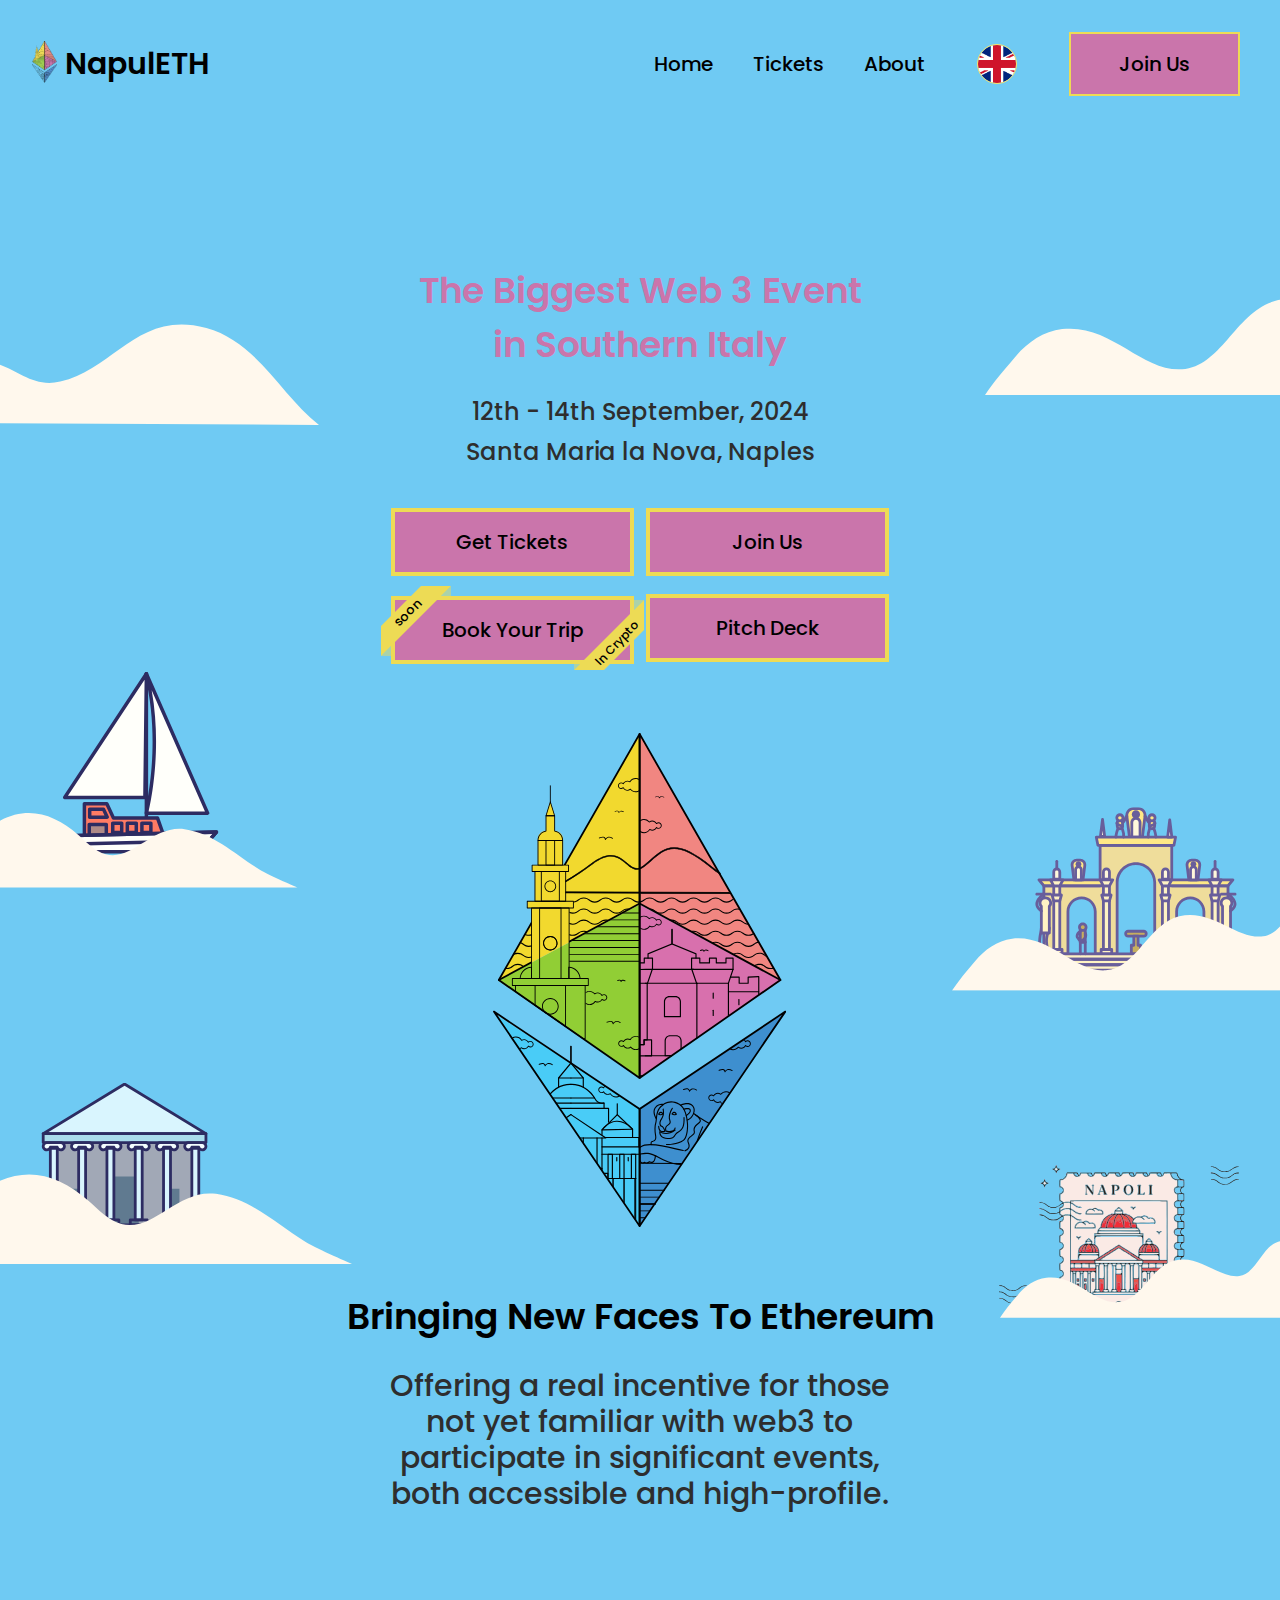
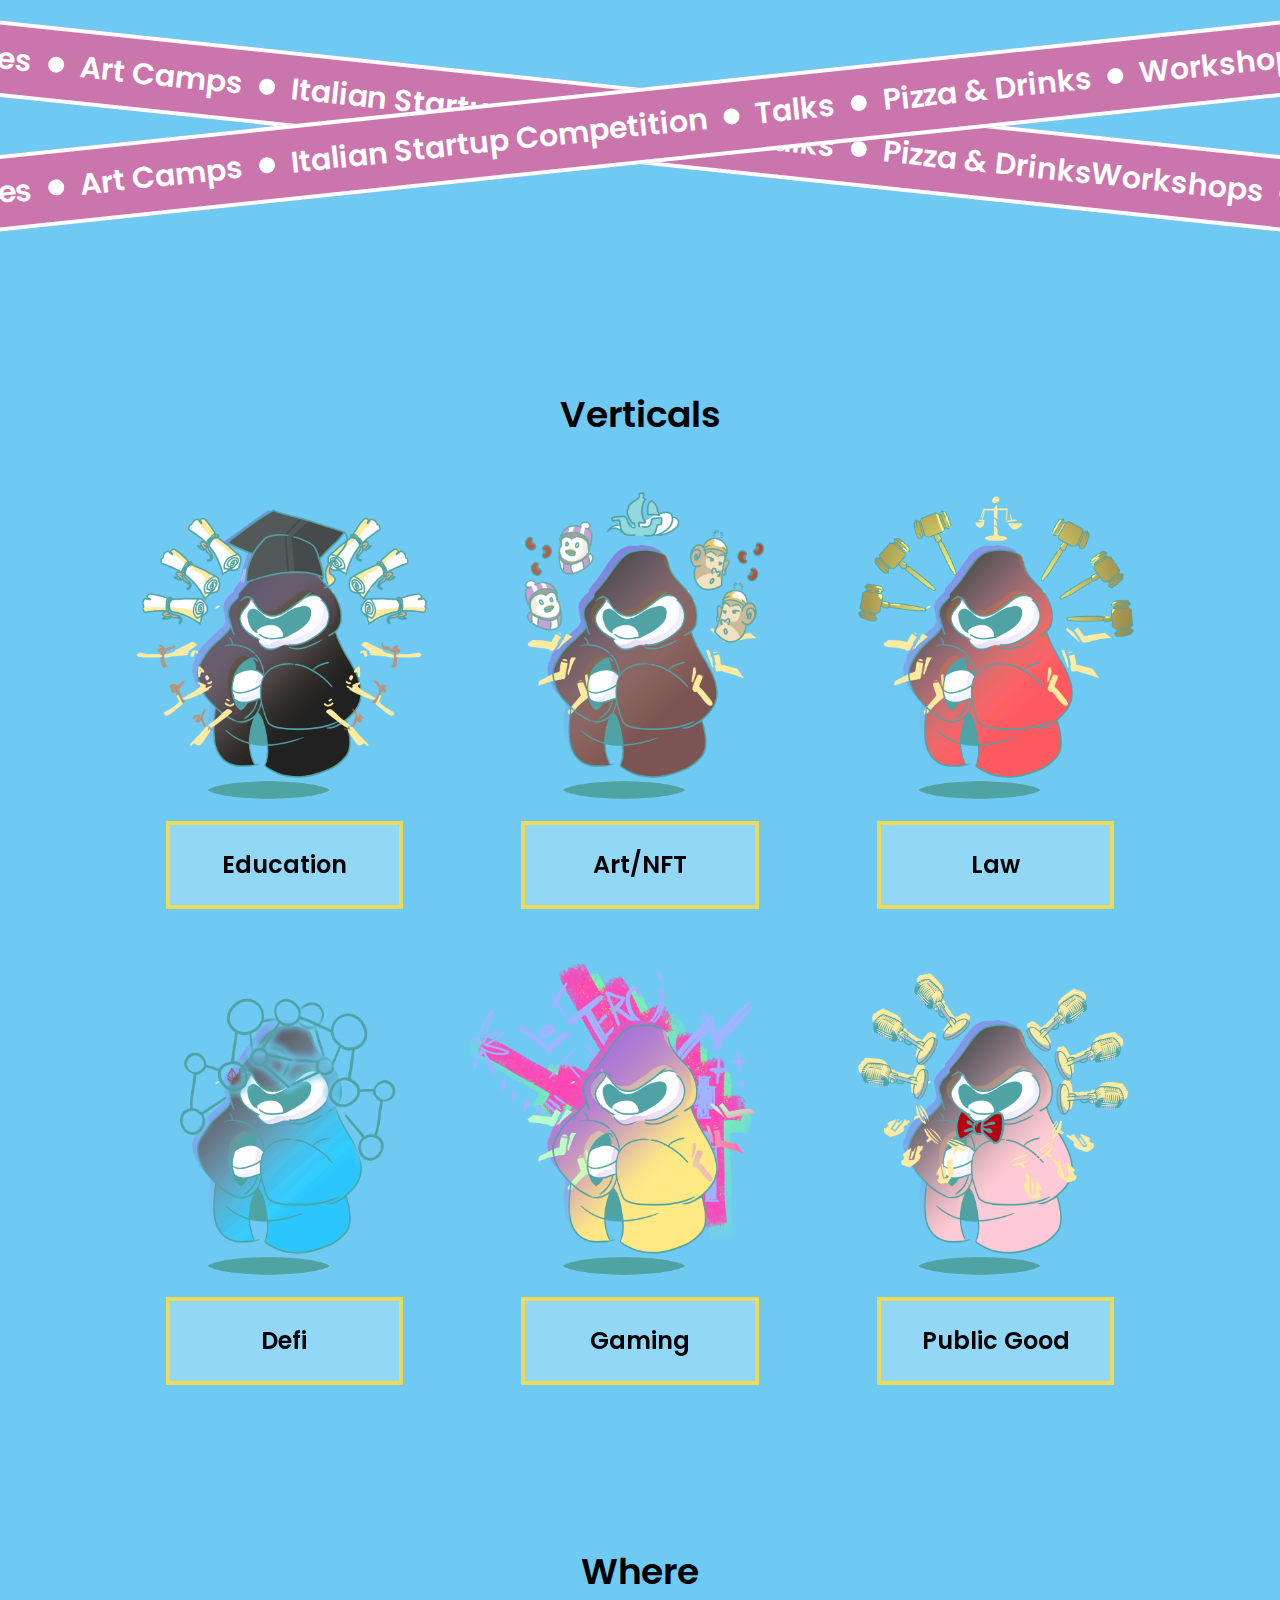
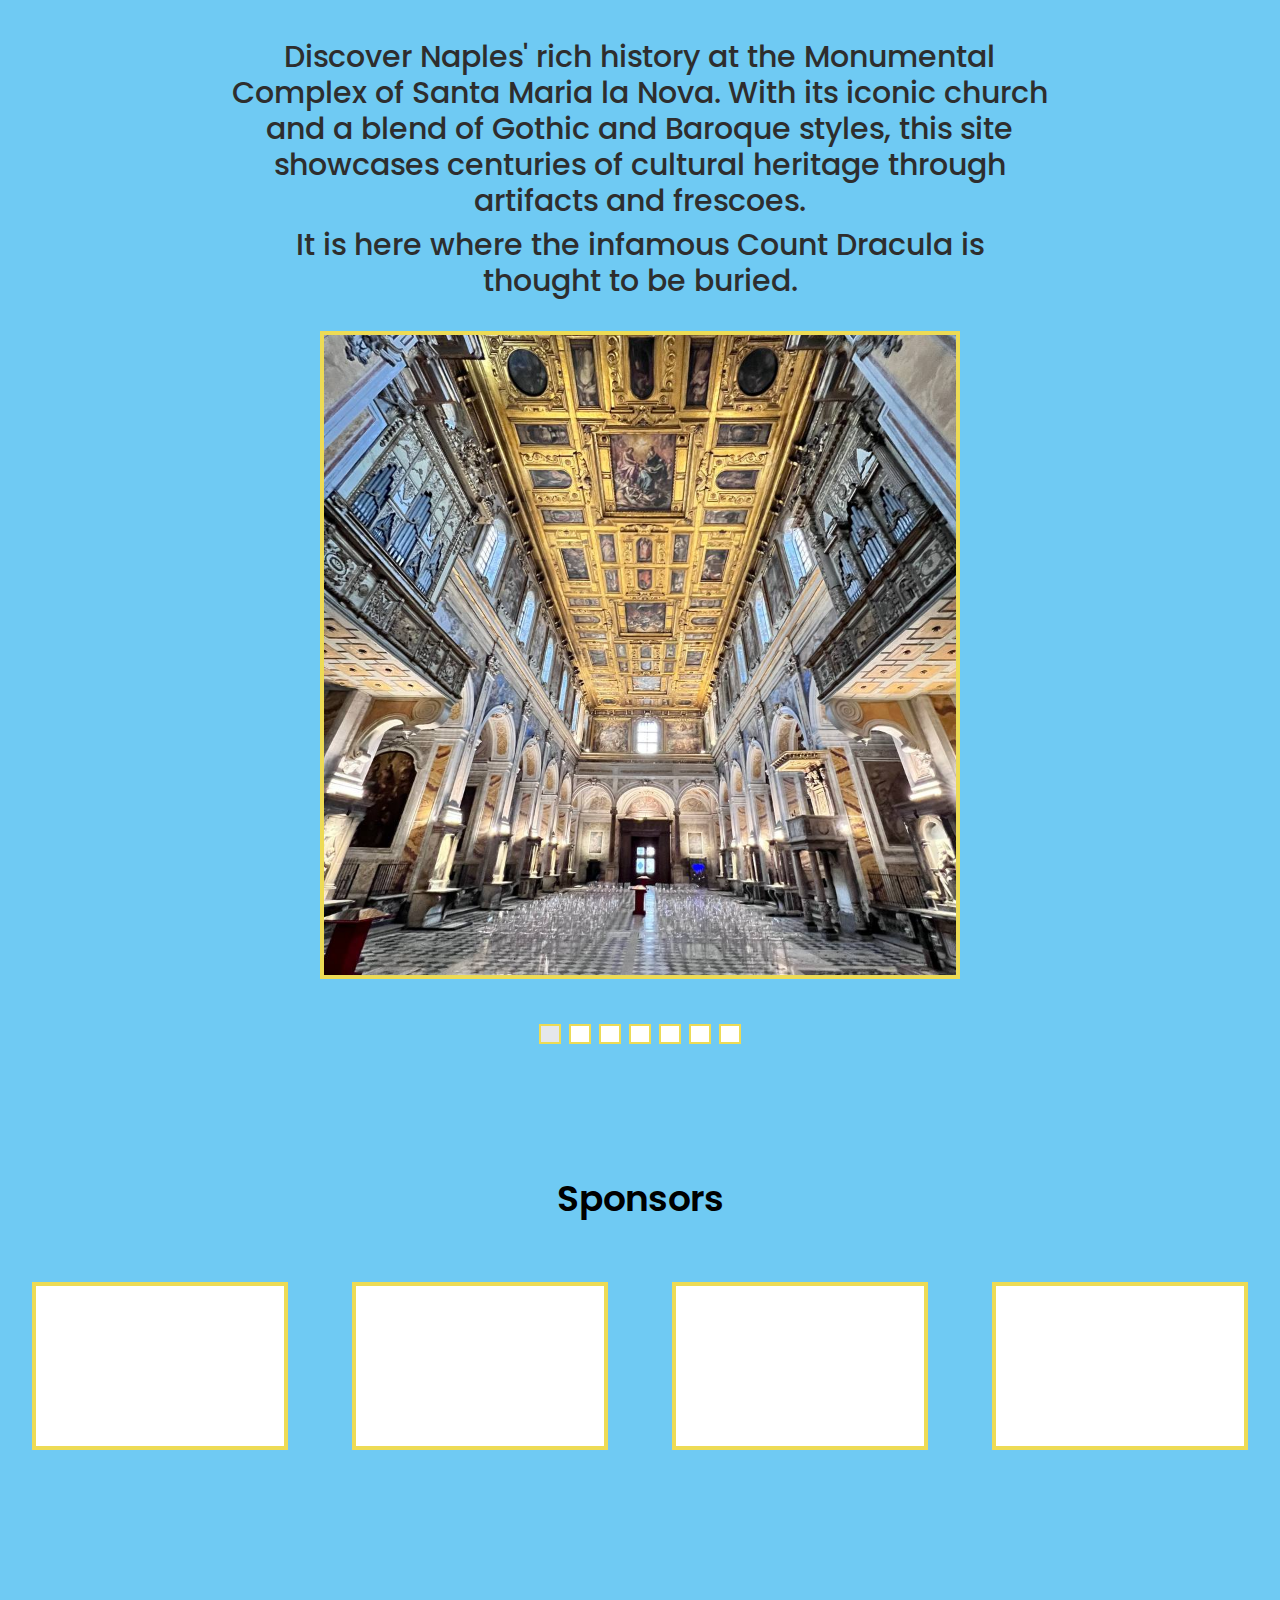
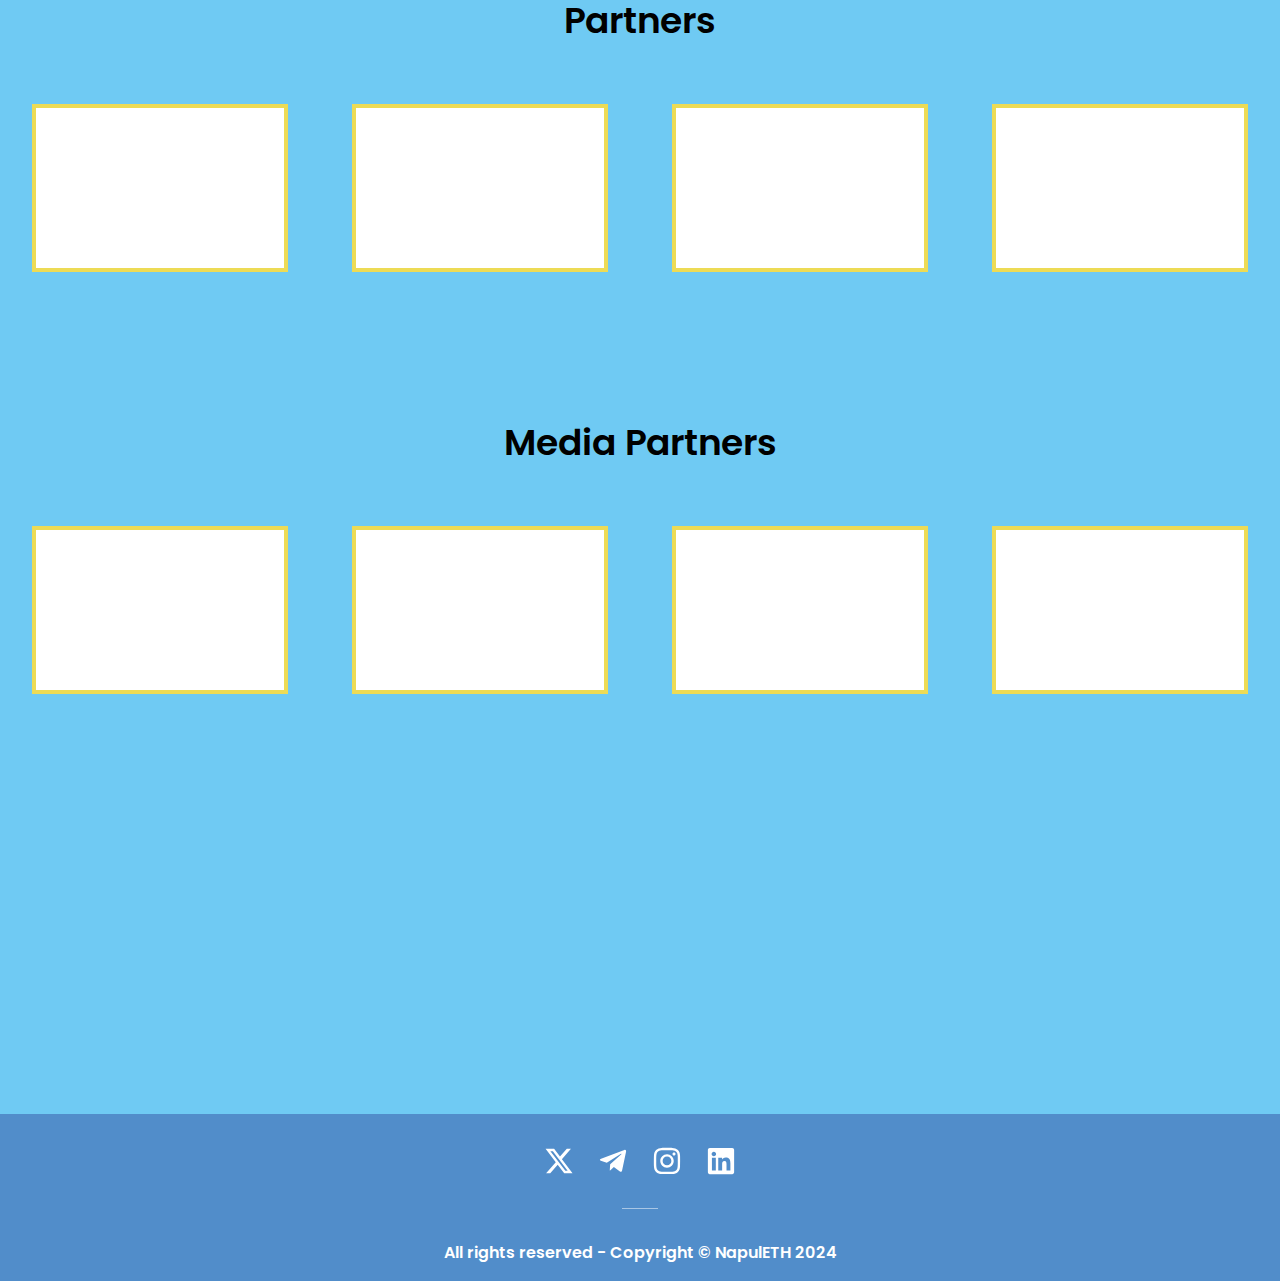
<file: index.html>
<!DOCTYPE html>
<html>

<head>
    <meta charSet="utf-8" />
    <meta name="viewport" content="width=device-width" />
    <title>NapulETH - The Biggest Web3 Event In Southern Italy</title>
    <meta name="description"
        content="Offering a real incentive for those not yet familiar with web3 to participate in significant events, both accessible and high-profile." />
    <link rel="icon" href="favicon.ico" />
    <meta name="next-head-count" content="5" />
    <link rel="manifest" href="manifest.json" />
    <link rel="apple-touch-icon" href="icon.png" />
    <meta name="theme-color" content="#fff" />
    <link data-next-font="" rel="preconnect" href="/" crossorigin="anonymous" />
    <link rel="preload" href="/_next/static/css/f19125ce04204ce9.css" as="style" crossorigin="" />
    <link rel="stylesheet" href="/_next/static/css/f19125ce04204ce9.css" crossorigin="" data-n-g="" />
    <link rel="preload" href="/_next/static/css/eb569f3063b37b29.css" as="style" crossorigin="" />
    <link rel="stylesheet" href="/_next/static/css/eb569f3063b37b29.css" crossorigin="" data-n-p="" /><noscript
        data-n-css=""></noscript>
    <script defer="" crossorigin="" nomodule="" src="/_next/static/chunks/polyfills-c67a75d1b6f99dc8.js"></script>
    <script src="/_next/static/chunks/webpack-9d3eccf4b349a300.js" defer="" crossorigin=""></script>
    <script src="/_next/static/chunks/framework-5e50c3b407964798.js" defer="" crossorigin=""></script>
    <script src="/_next/static/chunks/main-1e19789836f6e595.js" defer="" crossorigin=""></script>
    <script src="/_next/static/chunks/pages/_app-56c0aa57e2156c0f.js" defer="" crossorigin=""></script>
    <script src="/_next/static/chunks/41155975-e5b315bb3a55301f.js" defer="" crossorigin=""></script>
    <script src="/_next/static/chunks/cb355538-88eb447b5bd9f67c.js" defer="" crossorigin=""></script>
    <script src="/_next/static/chunks/68c0a17d-bbc90a42b3c8ca31.js" defer="" crossorigin=""></script>
    <script src="/_next/static/chunks/777cf710-3482ea4444d015bb.js" defer="" crossorigin=""></script>
    <script src="/_next/static/chunks/573-97e5f24f846d8ad1.js" defer="" crossorigin=""></script>
    <script src="/_next/static/chunks/654-78435aadbd82a696.js" defer="" crossorigin=""></script>
    <script src="/_next/static/chunks/982-2d1aeb6247fa7d00.js" defer="" crossorigin=""></script>
    <script src="/_next/static/chunks/pages/index-a493078791c5a97c.js" defer="" crossorigin=""></script>
    <script src="/_next/static/wxRsteq88AuVPQEI0FNWq/_buildManifest.js" defer="" crossorigin=""></script>
    <script src="/_next/static/wxRsteq88AuVPQEI0FNWq/_ssgManifest.js" defer="" crossorigin=""></script>
</head>

<body>
    <div id="__next">
        <main class="flex min-h-screen flex-col items-start justify-start">
            <nav
                class="w-full h-fit fixed bg-[#6FCAF3] lg:bg-transparent z-[99] lg:bg-none lg:relative top-0 flex flex-row items-center justify-between px-4 lg:pl-8 lg:pr-0 landscape:py-2 pt-6 pb-6 lg:pb-0 lg:pt-10 lg:landscape:pt-8">
                <a class=" relative z-50 p-0 w-fit h-fit" href="/">
                    <div class="w-fit h-fit flex flex-row items-center justify-start gap-2"><img alt="logo"
                            loading="lazy" width="2223" height="3805" decoding="async" data-nimg="1"
                            class=" w-[8%] landscape:w-[4%] lg:w-[4%] lg:-mt-1" style="color:transparent"
                            src="/_next/static/media/Napul_ETH_logo.c4412f5f.webp" />
                        <h5 class=" text-black SemiBold text-3xl">NapulETH</h5>
                    </div>
                </a>
                <div class="w-fit h-fit flex flex-row items-center justify-end lg:gap-10">
                    <div class="w-fit h-fit hidden lg:flex flex-row items-center justify-end gap-10"><a
                            class=" relative z-50 p-0 w-fit h-fit" href="/">
                            <h5 class=" text-black text-xl whitespace-nowrap Medium">Home</h5>
                        </a><a class=" relative z-50 p-0 w-fit h-fit" href="/tickets">
                            <h5 class=" text-black text-xl whitespace-nowrap Medium">Tickets</h5>
                        </a><a class=" relative z-50 p-0 w-fit h-fit" href="/about">
                            <h5 class=" text-black text-xl whitespace-nowrap Medium">About</h5>
                        </a></div><button aria-haspopup="true" aria-expanded="false" type="button"
                        class="szh-menu-button">
                        <div class=" flex mx-3 flex-row h-8 lg:h-10 bg-center bg-cover bg-no-repeat aspect-square items-center justify-center gap-2 rounded-full border border-[#F7E16B] "
                            style="background-image:url(&#x27;/_next/static/media/english.22e4e84a.png&#x27;)"></div>
                    </button><a class=" hidden lg:block relative z-50 p-0 w-fit h-fit" href="/join">
                        <div
                            class="w-fit h-fit flex flex-row items-center justify-center py-4 px-12 bg-[#CA75AB] border-2 border-[#eddb55]">
                            <h5 class=" text-black Medium text-xl whitespace-nowrap">Join Us</h5>
                        </div>
                    </a>
                    <div class="block lg:hidden w-10 aspect-square bg-contain bg-center bg-no-repeat relative z-50"
                        style="background-image:url(&#x27;/_next/static/media/menu.f21be1dd.svg&#x27;)"></div>
                    <div>
                        <div class="bm-overlay"
                            style="position:fixed;z-index:1000;width:100%;height:100%;background:rgba(0, 0, 0, 0.3);opacity:0;-moz-transform:translate3d(100%, 0, 0);-ms-transform:translate3d(100%, 0, 0);-o-transform:translate3d(100%, 0, 0);-webkit-transform:translate3d(100%, 0, 0);transform:translate3d(100%, 0, 0);transition:opacity 0.3s, transform 0s 0.3s">
                        </div>
                        <div>
                            <div class="bm-burger-button" style="z-index:1000"><button type="button"
                                    id="react-burger-menu-btn"
                                    style="position:absolute;left:0;top:0;z-index:1;width:100%;height:100%;margin:0;padding:0;border:none;font-size:0;background:transparent;cursor:pointer">Open
                                    Menu</button><span><span class="bm-burger-bars"
                                        style="position:absolute;height:20%;left:0;right:0;top:0%;opacity:1"></span><span
                                        class="bm-burger-bars"
                                        style="position:absolute;height:20%;left:0;right:0;top:40%;opacity:1"></span><span
                                        class="bm-burger-bars"
                                        style="position:absolute;height:20%;left:0;right:0;top:80%;opacity:1"></span></span>
                            </div>
                        </div>
                        <div id="burgerMenu" class="bm-menu-wrap bg-white w-fit h-fit"
                            style="position:fixed;right:inherit;z-index:1100;width:300px;height:100%;-moz-transform:translate3d(0, -100%, 0);-ms-transform:translate3d(0, -100%, 0);-o-transform:translate3d(0, -100%, 0);-webkit-transform:translate3d(0, -100%, 0);transform:translate3d(0, -100%, 0);transition:all 0.5s ease-in-out"
                            aria-hidden="true">
                            <div class="bm-menu" style="height:100%;box-sizing:border-box;overflow:auto">
                                <nav class="bm-item-list" style="height:100%">
                                    <div class="bm-item w-full h-full flex flex-col items-center justify-center gap-10"
                                        style="display:block" tabindex="-1">
                                        <div class="py-6 w-full px-4 flex flex-row items-center justify-end"><svg
                                                stroke="currentColor" fill="currentColor" stroke-width="0"
                                                viewBox="0 0 512 512" color="#000000" style="color:#000000" height="35"
                                                width="35" xmlns="http://www.w3.org/2000/svg">
                                                <path
                                                    d="M400 145.49 366.51 112 256 222.51 145.49 112 112 145.49 222.51 256 112 366.51 145.49 400 256 289.49 366.51 400 400 366.51 289.49 256 400 145.49z">
                                                </path>
                                            </svg></div>
                                        <div class="w-fit h-fit flex flex-col items-center justify-center gap-8 mt-20">
                                            <a class=" relative z-50 p-0 w-fit h-fit" href="/">
                                                <h5 class=" text-black text-3xl Medium text-center">Home</h5>
                                            </a><a class=" relative z-50 p-0 w-fit h-fit" href="/tickets">
                                                <h5 class="text-center text-black text-3xl Medium">Tickets</h5>
                                            </a><a class=" relative z-50 p-0 w-fit h-fit" href="/about">
                                                <h5 class=" text-black text-3xl Medium text-center">About</h5>
                                            </a><a class=" relative z-50 p-0 w-fit h-fit" href="/join">
                                                <h5 class=" text-black text-3xl text-center Medium">Join us</h5>
                                            </a></div>
                                    </div>
                                </nav>
                            </div>
                            <div>
                                <div class="bm-cross-button"
                                    style="position:absolute;width:24px;height:24px;right:8px;top:8px"><button
                                        type="button" id="react-burger-cross-btn"
                                        style="position:absolute;left:0;top:0;z-index:1;width:100%;height:100%;margin:0;padding:0;border:none;font-size:0;background:transparent;cursor:pointer"
                                        tabindex="-1">Close Menu</button><span
                                        style="position:absolute;top:6px;right:14px"><span class="bm-cross"
                                            style="position:absolute;width:3px;height:14px;transform:rotate(45deg)"></span><span
                                            class="bm-cross"
                                            style="position:absolute;width:3px;height:14px;transform:rotate(-45deg)"></span></span>
                                </div>
                            </div>
                        </div>
                    </div>
                </div>
            </nav>
            <section class="w-full relative z-10 h-fit flex flex-col items-center justify-start pt-32 lg:pt-40"><img
                    alt="cloud" loading="lazy" width="415" height="101" decoding="async" data-nimg="1"
                    class=" cloud hidden lg:block absolute -left-24 top-[12%]" style="color:transparent"
                    src="/_next/static/media/cloud1.92946483.svg" /><img alt="cloud" loading="lazy" width="359"
                    height="131" decoding="async" data-nimg="1" class=" cloud hidden lg:block absolute -right-16 top-40"
                    style="color:transparent" src="/_next/static/media/cloud2.7bbb4c14.svg" /><img alt="cloud"
                    loading="lazy" width="500" height="360" decoding="async" data-nimg="1"
                    class=" boat hidden lg:block absolute -left-[8%] top-[27%] scale-[.4] " style="color:transparent"
                    src="/_next/static/media/boatonCloud1.0908714f.svg" /><img alt="cloud" loading="lazy" width="650"
                    height="306" decoding="async" data-nimg="1"
                    class=" castle hidden lg:block absolute -right-[15%] top-[35%] scale-[.3] "
                    style="color:transparent" src="/_next/static/media/castleonCloud.6a0b33a7.svg" /><img alt="cloud"
                    loading="lazy" width="600" height="303" decoding="async" data-nimg="1"
                    class=" boat hidden lg:block absolute -left-[10%] top-[50%] scale-[.2] " style="color:transparent"
                    src="/_next/static/media/templeOnCloud.ce1e50c4.svg" /><img alt="cloud" loading="lazy" width="479"
                    height="255" decoding="async" data-nimg="1"
                    class=" castle hidden lg:block absolute -right-[8%] top-[55%] scale-[.4] " style="color:transparent"
                    src="/_next/static/media/stampOnCloud.e98ef5b0.svg" />
                <h5
                    class="hidden lg:block text-[#ca75ab] text-4xl lg:text-4xl SemiBold lg:leading-normal text-center relative z-50">
                    The Biggest Web 3 Event<br />in Southern Italy</h5>
                <h5
                    class="block lg:hidden text-[#ca75ab] text-3xl w-11/12 lg:text-4xl SemiBold leading-normal lg:leading-normal text-center relative z-50 mt-4">
                    The Biggest Web3 Event in Southern Italy</h5>
                <p
                    class=" text-[#2E2E2E] Medium lg:mt-6 text-center lg:text-left text-2xl lg:text-2xl mt-6 relative z-50">
                    12th - 14th September, 2024</p>
                <p class=" text-[#2E2E2E] Medium text-center lg:text-left text-2xl lg:text-2xl mt-2 relative z-50s">
                    Santa Maria la Nova, Naples</p>
                <div
                    class="w-fit h-fit flex flex-col xl:flex-row items-center justify-center gap-4 lg:gap-3 mt-6 lg:mt-10">
                    <a class=" relative z-50 p-0 w-fit h-fit" href="/tickets">
                        <div
                            class="min-w-[85vw] md:min-w-[50vw] xl:min-w-[15vw] xl:w-[19vw] h-fit flex flex-row items-center justify-center gap-2 py-4 px-12 bg-[#CA75AB] border-4 border-[#eddb55] ">
                            <h5 class=" text-black Medium text-xl">Get Tickets</h5>
                        </div>
                    </a><a class=" relative z-50 p-0 w-fit h-fit" href="/join">
                        <div
                            class="min-w-[85vw] md:min-w-[50vw] xl:min-w-[15vw] xl:w-[19vw] h-fit flex flex-row items-center justify-center gap-2 py-4 px-12 bg-[#CA75AB] border-4 border-[#eddb55]">
                            <h5 class=" text-black Medium text-xl">Join Us</h5>
                        </div>
                    </a></div>
                <div
                    class="w-fit h-fit flex flex-col xl:flex-row items-center justify-center gap-4 lg:gap-3 mt-4 lg:mt-4">
                    <a class=" relative z-50 p-0 w-fit h-fit xl:mt-1" href="/"></a><a
                        class=" relative z-50 p-0 w-fit h-fit" href="/pitch_deck.pdf">
                        <div
                            class="min-w-[85vw] md:min-w-[50vw] -mt-8 xl:min-w-[15vw] xl:w-[19vw] h-fit flex flex-row items-center justify-center gap-2 py-4 px-12 bg-[#CA75AB] border-4 border-[#eddb55] ">
                            <h5 class=" text-black Medium text-xl">Pitch Deck</h5>
                        </div>
                    </a></div><img alt="big logo" loading="lazy" width="1200" height="2021" decoding="async"
                    data-nimg="1" class=" lg:-mt-[55%] lg:scale-[.25] scale-[0.6] -mt-[10%] relative z-[60] w-11/12"
                    style="color:transparent" src="/_next/static/media/bigLogo.62b32d87.svg" />
                <h5 class=" text-black text-4xl SemiBold leading-normal text-center -mt-[15%]  lg:-mt-[53%] mb-6">
                    Bringing New Faces To Ethereum</h5>
                <p class=" text-[#2E2E2E] Medium text-2xl lg:text-3xl text-center leading-normal w-11/12 lg:w-5/12">
                    Offering a real incentive for those not yet familiar with web3 to participate in significant events,
                    both accessible and high-profile.</p>
                <div class="w-[200vw] h-fit my-28 lg:my-40 relative flex flex-row items-center justify-center">
                    <div
                        class="w-[200vw] h-fit relative rotate-12 lg:rotate-6 bg-[#ca75ab] border-t-4 border-b-4 border-t-white border-b-white my-4">
                    </div>
                    <div
                        class="w-[200vw] h-fit absolute z-50 -rotate-12 lg:-rotate-6 bg-[#ca75ab] border-t-4 border-b-4 border-t-white border-b-white my-4">
                    </div>
                </div>
            </section>
            <section class="w-full flex flex-col items-center justify-start pt-12">
                <h5 class=" text-black text-4xl mb-10 SemiBold leading-normal text-center">Verticals</h5>
                <div class="h-fit hidden lg:flex flex-row items-center justify-between w-10/12 mb-12">
                    <div class="w-1/3 flex flex-col items-center justify-center"><img alt="munaciello" loading="lazy"
                            width="2160" height="2160" decoding="async" data-nimg="1" class="" style="color:transparent"
                            src="/_next/static/media/MUNACIELLO EDU.caff9047.png" />
                        <div
                            class="w-8/12 h-fit flex flex-row items-center justify-center py-6 px-16 outline-2 -mt-4 glassy border-4 border-[#eddb55]">
                            <h5 class=" text-black SemiBold text-2xl">Education</h5>
                        </div>
                    </div>
                    <div class="w-1/3 flex flex-col items-center justify-center"><img alt="munaciello" loading="lazy"
                            width="2160" height="2160" decoding="async" data-nimg="1" class="" style="color:transparent"
                            src="/_next/static/media/MUNACIELLO NFT.4e63cdf6.png" />
                        <div
                            class="w-8/12 h-fit flex flex-row items-center justify-center py-6 px-16 -mt-4 glassy border-4 border-[#eddb55]">
                            <h5 class=" text-black SemiBold text-2xl">Art/NFT</h5>
                        </div>
                    </div>
                    <div class="w-1/3 flex flex-col items-center justify-center"><img alt="munaciello" loading="lazy"
                            width="2160" height="2160" decoding="async" data-nimg="1" class="" style="color:transparent"
                            src="/_next/static/media/MUNACIELLO LAW.83cd923d.png" />
                        <div
                            class="w-8/12 h-fit flex flex-row items-center justify-center py-6 px-16 -mt-4 glassy border-4 border-[#eddb55]">
                            <h5 class=" text-black SemiBold text-2xl">Law</h5>
                        </div>
                    </div>
                </div>
                <div class="h-fit hidden lg:flex flex-row items-center justify-between w-10/12">
                    <div class="w-1/3 flex flex-col items-center justify-center"><img alt="munaciello" loading="lazy"
                            width="2160" height="2160" decoding="async" data-nimg="1" class="" style="color:transparent"
                            src="/_next/static/media/MUNACIELLO DEFI TTOLING.d44c1198.png" />
                        <div
                            class="w-8/12 h-fit flex flex-row items-center justify-center py-6 px-16 -mt-4 glassy border-4 border-[#eddb55] ">
                            <h5 class=" text-black SemiBold text-2xl">Defi</h5>
                        </div>
                    </div>
                    <div class="w-1/3 flex flex-col items-center justify-center"><img alt="munaciello" loading="lazy"
                            width="2160" height="2160" decoding="async" data-nimg="1" class="" style="color:transparent"
                            src="/_next/static/media/MUNACIELLO GAMING.3555b65c.png" />
                        <div
                            class="w-8/12 h-fit flex flex-row items-center justify-center py-6 px-16 -mt-4 glassy border-4 border-[#eddb55]">
                            <h5 class=" text-black SemiBold text-2xl">Gaming</h5>
                        </div>
                    </div>
                    <div class="w-1/3 flex flex-col items-center justify-center"><img alt="munaciello" loading="lazy"
                            width="2160" height="2160" decoding="async" data-nimg="1" class="" style="color:transparent"
                            src="/_next/static/media/MUNACIELLO PUBLIC.4947d30a.png" />
                        <div
                            class="w-8/12 h-fit flex flex-row items-center justify-center py-6 px-8 -mt-4 glassy border-4 border-[#eddb55]">
                            <h5 class=" text-black SemiBold whitespace-nowrap text-2xl">Public Good</h5>
                        </div>
                    </div>
                </div>
                <div class="w-full h-fit block lg:hidden">
                    <div class="react-multi-carousel-list  w-full h-fit block lg:hidden" dir="ltr">
                        <ul class="react-multi-carousel-track "
                            style="transition:none;overflow:unset;transform:translate3d(0px,0,0)"></ul>
                    </div>
                </div>
            </section>
            <section class="w-full flex flex-col items-center justify-start mt-40">
                <h5 class=" text-black text-4xl mb-10 SemiBold leading-normal text-center">Where</h5>
                <p
                    class=" text-[#2E2E2E] Medium text-2xl lg:text-3xl text-center leading-normal w-11/12 lg:w-8/12 mb-2">
                    Discover Naples&#x27; rich history at the Monumental Complex of Santa Maria la Nova. With its iconic
                    church and a blend of Gothic and Baroque styles, this site showcases centuries of cultural heritage
                    through artifacts and frescoes.</p>
                <p class=" text-[#2E2E2E] Medium text-2xl lg:text-3xl text-center leading-normal w-11/12 lg:w-7/12">It
                    is here where the infamous Count Dracula is thought to be buried.</p>
                <div class="mt-8 w-10/12 lg:w-6/12 h-fit flex flex-col items-center justify-center">
                    <div class="react-multi-carousel-list  w-full h-fit border-4 border-[#eddb55]" dir="ltr">
                        <ul class="react-multi-carousel-track "
                            style="transition:none;overflow:unset;transform:translate3d(0px,0,0)"></ul>
                    </div>
                </div>
            </section>
            <section class="w-full flex flex-col items-center justify-start mt-20 lg:mt-32">
                <h5 class=" text-black text-4xl mb-10 SemiBold leading-normal text-center">Sponsors</h5>
                <div class="hidden lg:block w-full h-fit relative my-4"></div>
                <div class="w-full h-fit block lg:hidden">
                    <div class="react-multi-carousel-list  w-full h-fit block lg:hidden" dir="ltr">
                        <ul class="react-multi-carousel-track "
                            style="transition:none;overflow:unset;transform:translate3d(0px,0,0)"></ul>
                    </div>
                </div>
            </section>
            <section class="w-full flex flex-col items-center justify-start mt-20 lg:mt-32">
                <h5 class=" text-black text-4xl mb-10 SemiBold leading-normal text-center">Partners</h5>
                <div class="hidden lg:block w-full h-fit relative my-4"></div>
                <div class="w-full h-fit block lg:hidden">
                    <div class="react-multi-carousel-list  w-full h-fit block lg:hidden" dir="ltr">
                        <ul class="react-multi-carousel-track "
                            style="transition:none;overflow:unset;transform:translate3d(0px,0,0)"></ul>
                    </div>
                </div>
            </section>
            <section class="w-full flex flex-col items-center justify-start mt-20 lg:mt-32">
                <h5 class=" text-black text-4xl mb-10 SemiBold leading-normal text-center">Media Partners</h5>
                <div class="hidden lg:block w-full h-fit relative my-4"></div>
                <div class="w-full h-fit block lg:hidden">
                    <div class="react-multi-carousel-list  w-full h-fit block lg:hidden" dir="ltr">
                        <ul class="react-multi-carousel-track "
                            style="transition:none;overflow:unset;transform:translate3d(0px,0,0)"></ul>
                    </div>
                </div>
            </section>
            <footer class="w-full h-fit pt-32 lg:pt-60 flex flex-col items-center justify-start"><img
                    alt="footer image clouds napulEth" loading="lazy" width="1566" height="225" decoding="async"
                    data-nimg="1" class="w-full h-auto scale-[1.8] lg:scale-100" style="color:transparent"
                    src="/_next/static/media/footerClouds.9eeffdc7.svg" />
                <div
                    class="w-full h-fit flex flex-col-reverse lg:flex-col-reverse items-center justify-between px-4 lg:px-8 py-8 lg:pt-8 lg:pb-4 bg-[#518DCA] relative z-50 mt-3 lg:-mt-5">
                    <p class="text-base SemiBold text-white mt-0 lg:mt-0 text-center lg:text-left">All rights reserved -
                        Copyright © NapulETH 2024</p>
                    <div class="h-[1px] w-8/12 lg:w-[3%] my-8 bg-white/50"></div>
                    <div class="flex flex-row items-center relative z-50 justify-between w-fit h-fit gap-8 lg:gap-6"><a
                            target="_blank" class=" w-full h-full" href="https://twitter.com/napuleth"><svg
                                stroke="currentColor" fill="currentColor" stroke-width="0" viewBox="0 0 512 512"
                                color="#FFFFFF" class=" scale-125 relative lg:scale-100" style="color:#FFFFFF"
                                height="30" width="30" xmlns="http://www.w3.org/2000/svg">
                                <path
                                    d="M389.2 48h70.6L305.6 224.2 487 464H345L233.7 318.6 106.5 464H35.8L200.7 275.5 26.8 48H172.4L272.9 180.9 389.2 48zM364.4 421.8h39.1L151.1 88h-42L364.4 421.8z">
                                </path>
                            </svg></a><a target="_blank" class=" w-full h-full" href="https://t.me/napuleth"><svg
                                stroke="currentColor" fill="currentColor" stroke-width="0" viewBox="0 0 448 512"
                                color="#FFFFFF" class=" scale-125 lg:scale-100" style="color:#FFFFFF" height="30"
                                width="30" xmlns="http://www.w3.org/2000/svg">
                                <path
                                    d="M446.7 98.6l-67.6 318.8c-5.1 22.5-18.4 28.1-37.3 17.5l-103-75.9-49.7 47.8c-5.5 5.5-10.1 10.1-20.7 10.1l7.4-104.9 190.9-172.5c8.3-7.4-1.8-11.5-12.9-4.1L117.8 284 16.2 252.2c-22.1-6.9-22.5-22.1 4.6-32.7L418.2 66.4c18.4-6.9 34.5 4.1 28.5 32.2z">
                                </path>
                            </svg></a><a target="_blank" class=" w-full h-full"
                            href="https://instagram.com/napuleth?igshid=OGQ5ZDc2ODk2ZA%3D%3D&amp;utm_source=qr"><svg
                                stroke="currentColor" fill="currentColor" stroke-width="0" viewBox="0 0 448 512"
                                color="#FFFFFF" class=" scale-125 lg:scale-100" style="color:#FFFFFF" height="30"
                                width="30" xmlns="http://www.w3.org/2000/svg">
                                <path
                                    d="M224.1 141c-63.6 0-114.9 51.3-114.9 114.9s51.3 114.9 114.9 114.9S339 319.5 339 255.9 287.7 141 224.1 141zm0 189.6c-41.1 0-74.7-33.5-74.7-74.7s33.5-74.7 74.7-74.7 74.7 33.5 74.7 74.7-33.6 74.7-74.7 74.7zm146.4-194.3c0 14.9-12 26.8-26.8 26.8-14.9 0-26.8-12-26.8-26.8s12-26.8 26.8-26.8 26.8 12 26.8 26.8zm76.1 27.2c-1.7-35.9-9.9-67.7-36.2-93.9-26.2-26.2-58-34.4-93.9-36.2-37-2.1-147.9-2.1-184.9 0-35.8 1.7-67.6 9.9-93.9 36.1s-34.4 58-36.2 93.9c-2.1 37-2.1 147.9 0 184.9 1.7 35.9 9.9 67.7 36.2 93.9s58 34.4 93.9 36.2c37 2.1 147.9 2.1 184.9 0 35.9-1.7 67.7-9.9 93.9-36.2 26.2-26.2 34.4-58 36.2-93.9 2.1-37 2.1-147.8 0-184.8zM398.8 388c-7.8 19.6-22.9 34.7-42.6 42.6-29.5 11.7-99.5 9-132.1 9s-102.7 2.6-132.1-9c-19.6-7.8-34.7-22.9-42.6-42.6-11.7-29.5-9-99.5-9-132.1s-2.6-102.7 9-132.1c7.8-19.6 22.9-34.7 42.6-42.6 29.5-11.7 99.5-9 132.1-9s102.7-2.6 132.1 9c19.6 7.8 34.7 22.9 42.6 42.6 11.7 29.5 9 99.5 9 132.1s2.7 102.7-9 132.1z">
                                </path>
                            </svg></a><a target="_blank" class=" w-full h-full"
                            href="https://www.linkedin.com/company/napul-eth/"><svg stroke="currentColor"
                                fill="currentColor" stroke-width="0" viewBox="0 0 448 512" color="#FFFFFF"
                                class=" scale-125 lg:scale-100" style="color:#FFFFFF" height="30" width="30"
                                xmlns="http://www.w3.org/2000/svg">
                                <path
                                    d="M416 32H31.9C14.3 32 0 46.5 0 64.3v383.4C0 465.5 14.3 480 31.9 480H416c17.6 0 32-14.5 32-32.3V64.3c0-17.8-14.4-32.3-32-32.3zM135.4 416H69V202.2h66.5V416zm-33.2-243c-21.3 0-38.5-17.3-38.5-38.5S80.9 96 102.2 96c21.2 0 38.5 17.3 38.5 38.5 0 21.3-17.2 38.5-38.5 38.5zm282.1 243h-66.4V312c0-24.8-.5-56.7-34.5-56.7-34.6 0-39.9 27-39.9 54.9V416h-66.4V202.2h63.7v29.2h.9c8.9-16.8 30.6-34.5 62.9-34.5 67.2 0 79.7 44.3 79.7 101.9V416z">
                                </path>
                            </svg></a></div>
                </div>
            </footer>
        </main>
    </div>
    <script id="__NEXT_DATA__" type="application/json"
        crossorigin="">{"props":{"pageProps":{}},"page":"/","query":{},"buildId":"wxRsteq88AuVPQEI0FNWq","nextExport":true,"autoExport":true,"isFallback":false,"scriptLoader":[]}</script>
</body>

</html>
</file>
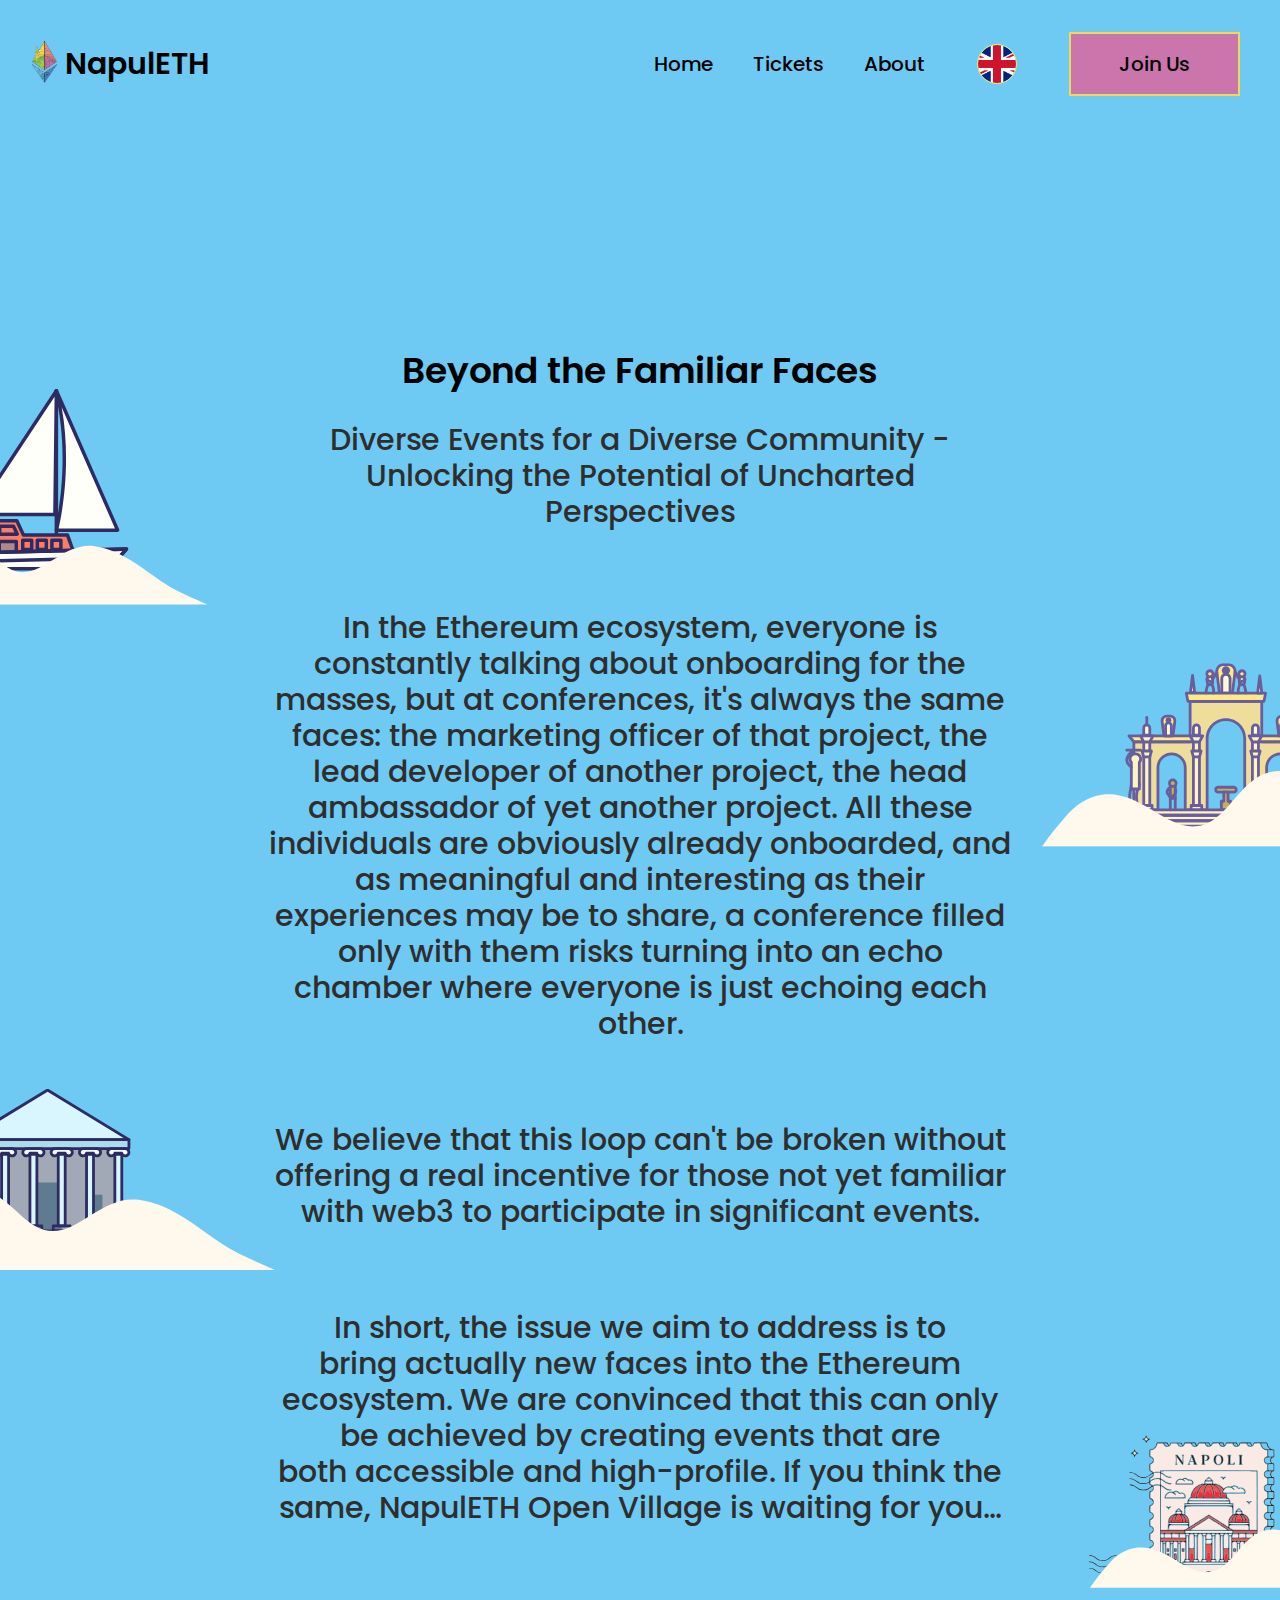
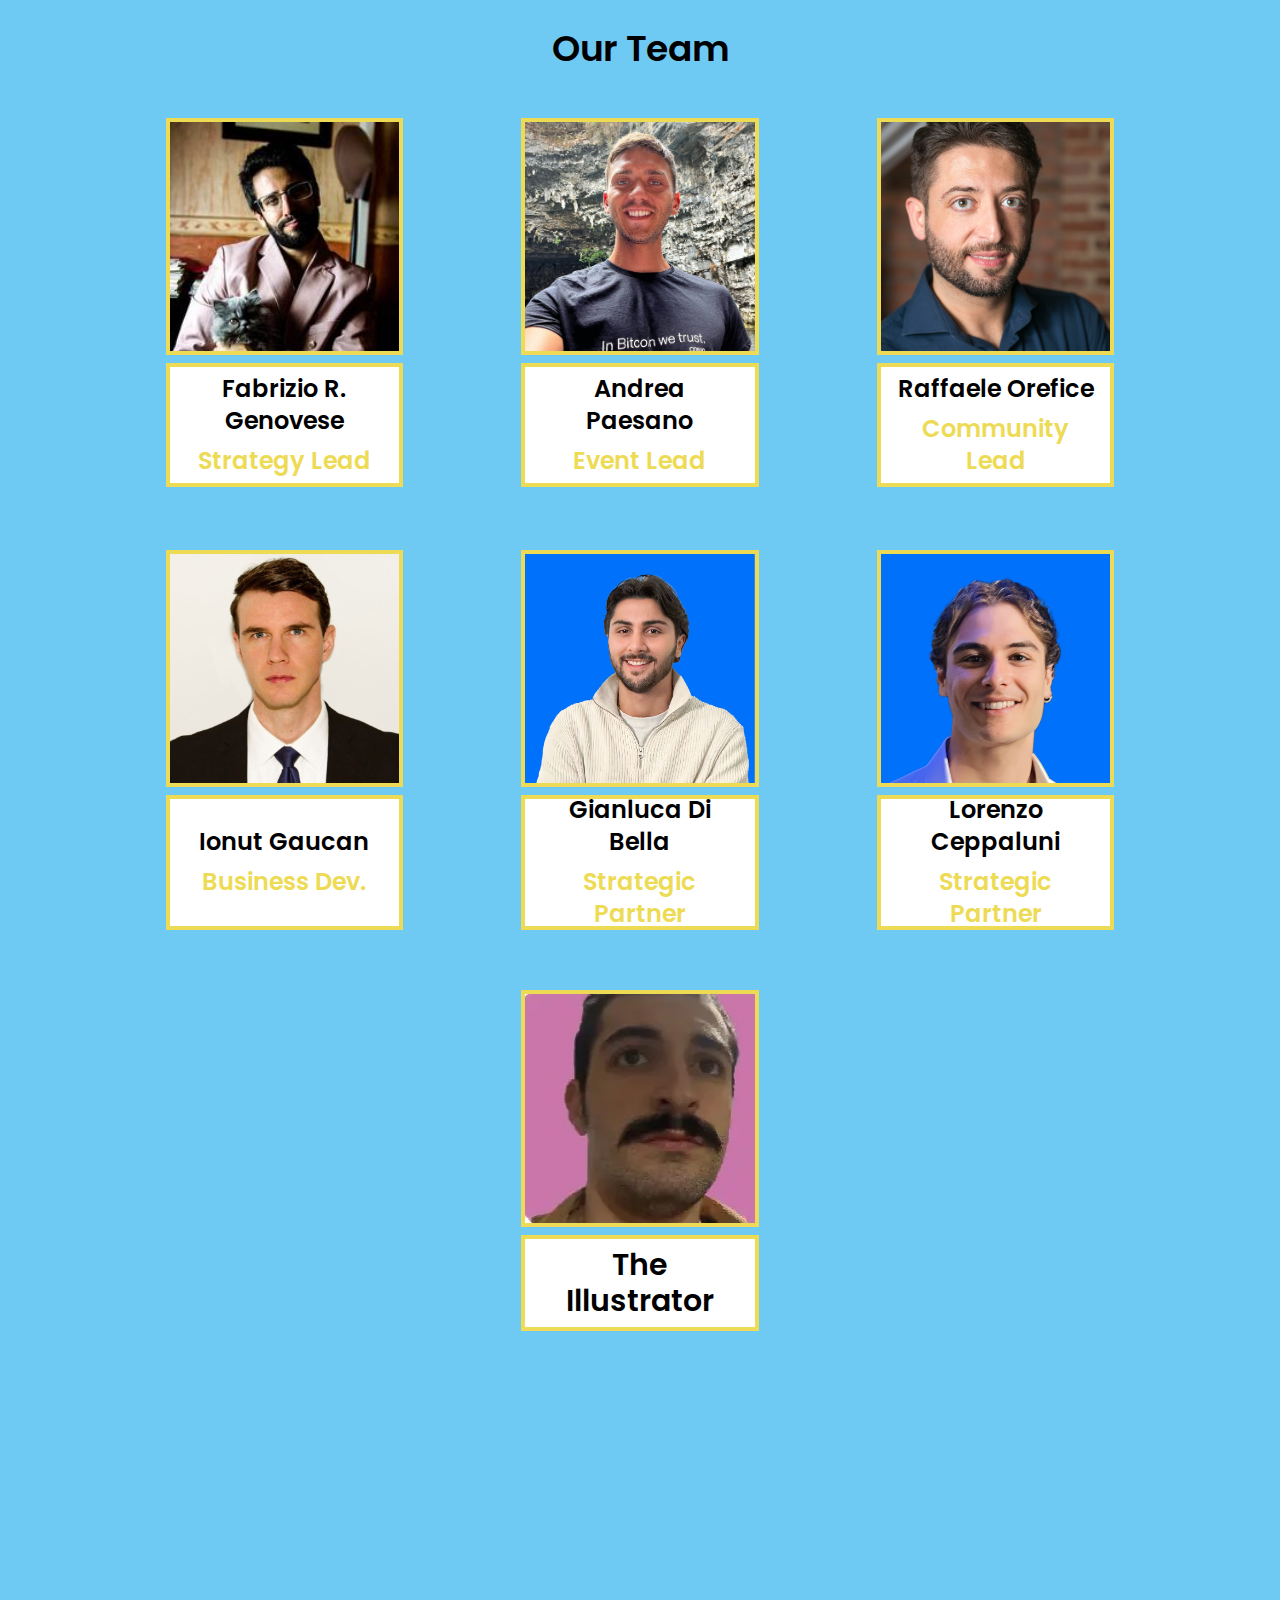
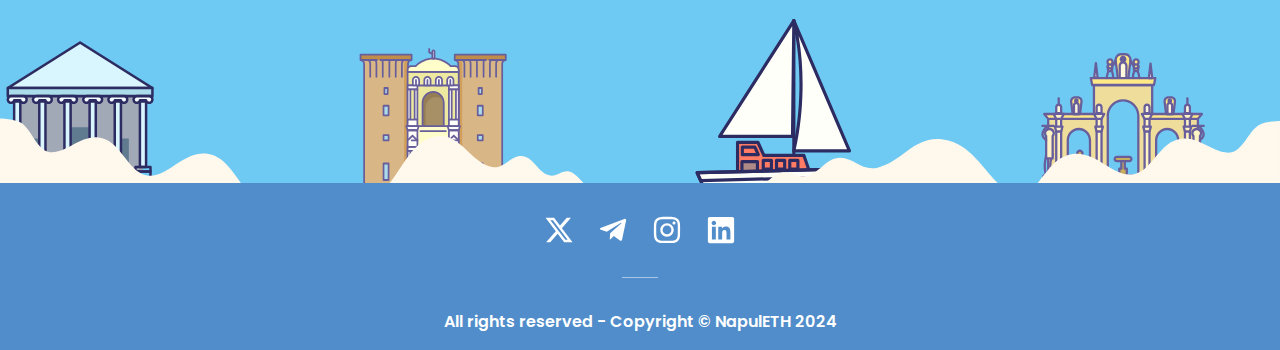
<file: about.html>
<!DOCTYPE html><html><head><meta charSet="utf-8"/><meta name="viewport" content="width=device-width"/><title>NapulETH - The Biggest Web3 Event In Southern Italy</title><meta name="description" content="Offering a real incentive for those not yet familiar with web3 to participate in significant events, both accessible and high-profile."/><link rel="icon" href="/favicon.ico"/><meta name="next-head-count" content="5"/><link rel="manifest" href="/manifest.json"/><link rel="apple-touch-icon" href="/icon.png"/><meta name="theme-color" content="#fff"/><link data-next-font="" rel="preconnect" href="/" crossorigin="anonymous"/><link rel="preload" href="/_next/static/css/f19125ce04204ce9.css" as="style" crossorigin=""/><link rel="stylesheet" href="/_next/static/css/f19125ce04204ce9.css" crossorigin="" data-n-g=""/><link rel="preload" href="/_next/static/css/479ca93784eaae18.css" as="style" crossorigin=""/><link rel="stylesheet" href="/_next/static/css/479ca93784eaae18.css" crossorigin="" data-n-p=""/><noscript data-n-css=""></noscript><script defer="" crossorigin="" nomodule="" src="/_next/static/chunks/polyfills-c67a75d1b6f99dc8.js"></script><script src="/_next/static/chunks/webpack-9d3eccf4b349a300.js" defer="" crossorigin=""></script><script src="/_next/static/chunks/framework-5e50c3b407964798.js" defer="" crossorigin=""></script><script src="/_next/static/chunks/main-1e19789836f6e595.js" defer="" crossorigin=""></script><script src="/_next/static/chunks/pages/_app-56c0aa57e2156c0f.js" defer="" crossorigin=""></script><script src="/_next/static/chunks/41155975-e5b315bb3a55301f.js" defer="" crossorigin=""></script><script src="/_next/static/chunks/cb355538-88eb447b5bd9f67c.js" defer="" crossorigin=""></script><script src="/_next/static/chunks/68c0a17d-bbc90a42b3c8ca31.js" defer="" crossorigin=""></script><script src="/_next/static/chunks/777cf710-3482ea4444d015bb.js" defer="" crossorigin=""></script><script src="/_next/static/chunks/573-97e5f24f846d8ad1.js" defer="" crossorigin=""></script><script src="/_next/static/chunks/654-78435aadbd82a696.js" defer="" crossorigin=""></script><script src="/_next/static/chunks/982-2d1aeb6247fa7d00.js" defer="" crossorigin=""></script><script src="/_next/static/chunks/pages/about-de432fe742dfc5ff.js" defer="" crossorigin=""></script><script src="/_next/static/wxRsteq88AuVPQEI0FNWq/_buildManifest.js" defer="" crossorigin=""></script><script src="/_next/static/wxRsteq88AuVPQEI0FNWq/_ssgManifest.js" defer="" crossorigin=""></script></head><body><div id="__next"><main class="flex min-h-screen flex-col items-start justify-start"><nav class="w-full h-fit fixed bg-[#6FCAF3] lg:bg-transparent z-[99] lg:bg-none lg:relative top-0 flex flex-row items-center justify-between px-4 lg:pl-8 lg:pr-0 landscape:py-2 pt-6 pb-6 lg:pb-0 lg:pt-10 lg:landscape:pt-8"><a class=" relative z-50 p-0 w-fit h-fit" href="/"><div class="w-fit h-fit flex flex-row items-center justify-start gap-2"><img alt="logo" loading="lazy" width="2223" height="3805" decoding="async" data-nimg="1" class=" w-[8%] landscape:w-[4%] lg:w-[4%] lg:-mt-1" style="color:transparent" src="/_next/static/media/Napul_ETH_logo.c4412f5f.webp"/><h5 class=" text-black SemiBold text-3xl">NapulETH</h5></div></a><div class="w-fit h-fit flex flex-row items-center justify-end lg:gap-10"><div class="w-fit h-fit hidden lg:flex flex-row items-center justify-end gap-10"><a class=" relative z-50 p-0 w-fit h-fit" href="/"><h5 class=" text-black text-xl whitespace-nowrap Medium">Home</h5></a><a class=" relative z-50 p-0 w-fit h-fit" href="/tickets"><h5 class=" text-black text-xl whitespace-nowrap Medium">Tickets</h5></a><a class=" relative z-50 p-0 w-fit h-fit" href="/about"><h5 class=" text-black text-xl whitespace-nowrap Medium">About</h5></a></div><button aria-haspopup="true" aria-expanded="false" type="button" class="szh-menu-button"><div class=" flex mx-3 flex-row h-8 lg:h-10 bg-center bg-cover bg-no-repeat aspect-square items-center justify-center gap-2 rounded-full border border-[#F7E16B] " style="background-image:url(&#x27;/_next/static/media/english.22e4e84a.png&#x27;)"></div></button><a class=" hidden lg:block relative z-50 p-0 w-fit h-fit" href="/join"><div class="w-fit h-fit flex flex-row items-center justify-center py-4 px-12 bg-[#CA75AB] border-2 border-[#eddb55]"><h5 class=" text-black Medium text-xl whitespace-nowrap">Join Us</h5></div></a><div class="block lg:hidden w-10 aspect-square bg-contain bg-center bg-no-repeat relative z-50" style="background-image:url(&#x27;/_next/static/media/menu.f21be1dd.svg&#x27;)"></div><div><div class="bm-overlay" style="position:fixed;z-index:1000;width:100%;height:100%;background:rgba(0, 0, 0, 0.3);opacity:0;-moz-transform:translate3d(100%, 0, 0);-ms-transform:translate3d(100%, 0, 0);-o-transform:translate3d(100%, 0, 0);-webkit-transform:translate3d(100%, 0, 0);transform:translate3d(100%, 0, 0);transition:opacity 0.3s, transform 0s 0.3s"></div><div><div class="bm-burger-button" style="z-index:1000"><button type="button" id="react-burger-menu-btn" style="position:absolute;left:0;top:0;z-index:1;width:100%;height:100%;margin:0;padding:0;border:none;font-size:0;background:transparent;cursor:pointer">Open Menu</button><span><span class="bm-burger-bars" style="position:absolute;height:20%;left:0;right:0;top:0%;opacity:1"></span><span class="bm-burger-bars" style="position:absolute;height:20%;left:0;right:0;top:40%;opacity:1"></span><span class="bm-burger-bars" style="position:absolute;height:20%;left:0;right:0;top:80%;opacity:1"></span></span></div></div><div id="burgerMenu" class="bm-menu-wrap bg-white w-fit h-fit" style="position:fixed;right:inherit;z-index:1100;width:300px;height:100%;-moz-transform:translate3d(0, -100%, 0);-ms-transform:translate3d(0, -100%, 0);-o-transform:translate3d(0, -100%, 0);-webkit-transform:translate3d(0, -100%, 0);transform:translate3d(0, -100%, 0);transition:all 0.5s ease-in-out" aria-hidden="true"><div class="bm-menu" style="height:100%;box-sizing:border-box;overflow:auto"><nav class="bm-item-list" style="height:100%"><div class="bm-item w-full h-full flex flex-col items-center justify-center gap-10" style="display:block" tabindex="-1"><div class="py-6 w-full px-4 flex flex-row items-center justify-end"><svg stroke="currentColor" fill="currentColor" stroke-width="0" viewBox="0 0 512 512" color="#000000" style="color:#000000" height="35" width="35" xmlns="http://www.w3.org/2000/svg"><path d="M400 145.49 366.51 112 256 222.51 145.49 112 112 145.49 222.51 256 112 366.51 145.49 400 256 289.49 366.51 400 400 366.51 289.49 256 400 145.49z"></path></svg></div><div class="w-fit h-fit flex flex-col items-center justify-center gap-8 mt-20"><a class=" relative z-50 p-0 w-fit h-fit" href="/"><h5 class=" text-black text-3xl Medium text-center">Home</h5></a><a class=" relative z-50 p-0 w-fit h-fit" href="/tickets"><h5 class="text-center text-black text-3xl Medium">Tickets</h5></a><a class=" relative z-50 p-0 w-fit h-fit" href="/about"><h5 class=" text-black text-3xl Medium text-center">About</h5></a><a class=" relative z-50 p-0 w-fit h-fit" href="/join"><h5 class=" text-black text-3xl text-center Medium">Join us</h5></a></div></div></nav></div><div><div class="bm-cross-button" style="position:absolute;width:24px;height:24px;right:8px;top:8px"><button type="button" id="react-burger-cross-btn" style="position:absolute;left:0;top:0;z-index:1;width:100%;height:100%;margin:0;padding:0;border:none;font-size:0;background:transparent;cursor:pointer" tabindex="-1">Close Menu</button><span style="position:absolute;top:6px;right:14px"><span class="bm-cross" style="position:absolute;width:3px;height:14px;transform:rotate(45deg)"></span><span class="bm-cross" style="position:absolute;width:3px;height:14px;transform:rotate(-45deg)"></span></span></div></div></div></div></div></nav><section class="w-full h-fit relative flex flex-col items-center justify-start pt-16 lg:pt-40"><img alt="cloud" loading="lazy" width="500" height="360" decoding="async" data-nimg="1" class=" hidden lg:block boat absolute -left-[15%] top-[15%] scale-[.2] " style="color:transparent" src="/_next/static/media/boatonCloud1.0908714f.svg"/><img alt="cloud" loading="lazy" width="650" height="306" decoding="async" data-nimg="1" class="hidden lg:block castle absolute -right-[22%] top-[35%] scale-[.4] " style="color:transparent" src="/_next/static/media/castleonCloud.6a0b33a7.svg"/><img alt="cloud" loading="lazy" width="600" height="303" decoding="async" data-nimg="1" class="hidden lg:block boat absolute -left-[16%] top-[65%] scale-[.5] " style="color:transparent" src="/_next/static/media/templeOnCloud.ce1e50c4.svg"/><img alt="cloud" loading="lazy" width="479" height="255" decoding="async" data-nimg="1" class="hidden lg:block castle absolute -right-[15%] top-[90%] scale-[.4] " style="color:transparent" src="/_next/static/media/stampOnCloud.e98ef5b0.svg"/><h5 class=" text-black text-4xl SemiBold leading-normal text-center mt-20 mb-3 lg:mb-6">Beyond the Familiar Faces</h5><p class="hidden lg:block text-[#2E2E2E] Medium text-2xl lg:text-3xl text-center leading-normal w-11/12 lg:w-7/12">Diverse Events for a Diverse Community - Unlocking the Potential of Uncharted Perspectives</p><p class="block lg:hidden text-[#2E2E2E] Medium text-2xl lg:text-3xl text-center leading-normal w-11/12 lg:w-7/12">Unlocking the Potential of Uncharted Perspectives</p><p class=" hidden lg:block text-[#2E2E2E] Medium text-2xl lg:text-3xl text-center leading-normal mt-8 lg:mt-20 w-11/12 lg:w-7/12">In the Ethereum ecosystem, everyone is constantly talking about onboarding for the masses, but at conferences, it&#x27;s always the same faces: the marketing officer of that project, the lead developer of another project, the head ambassador of yet another project. All these individuals are obviously already onboarded, and as meaningful and interesting as their experiences may be to share, a conference filled only with them risks turning into an echo chamber where everyone is just echoing each other.</p><p class=" block lg:hidden text-[#2E2E2E] Medium text-2xl lg:text-3xl text-center leading-normal mt-8 lg:mt-20 w-11/12 lg:w-7/12">In Ethereum discussions, the focus on mass onboarding is common, but conferences often echo the same voices – already onboarded figures like marketing officers and lead developers. This repetition poses a risk of creating an echo chamber.</p><p class="hidden lg:block text-[#2E2E2E] Medium text-2xl lg:text-3xl text-center leading-normal mt-8 lg:mt-20 w-11/12 lg:w-7/12">We believe that this loop can&#x27;t be broken without offering a real incentive for those not yet familiar with web3 to participate in significant events.</p><p class="block lg:hidden text-[#2E2E2E] Medium text-2xl lg:text-3xl text-center leading-normal mt-8 lg:mt-20 w-11/12 lg:w-7/12">We believe that this loop can&#x27;t be broken without offering a real incentive for those not yet familiar with web3 to participate in significant events.</p><p class="hidden lg:block text-[#2E2E2E] Medium text-2xl lg:text-3xl text-center leading-normal mt-8 lg:mt-20 w-11/12 lg:w-7/12">In short, the issue we aim to address is to bring actually new faces into the Ethereum ecosystem. We are convinced that this can only be achieved by creating events that are both accessible and high-profile. If you think the same, NapulETH Open Village is waiting for you...</p></section><section class="w-full flex flex-col items-center justify-start pt-24"><h5 class=" text-black text-4xl mb-4 lg:mb-10 SemiBold leading-normal text-center">Our Team</h5><div class="h-fit hidden lg:flex flex-row items-stretch justify-between w-10/12 mb-12"><div class="w-1/3 flex flex-col flex-grow items-center justify-center"><div class="w-8/12 aspect-square bg-cover bg-top bg-no-repeat border-4 border-[#eddb55] mb-2" style="background-image:url(&#x27;/_next/static/media/FabrizioGenovese.bdcae4db.jpg&#x27;)"></div><div class="w-8/12 h-1/3 flex flex-col items-center justify-center py-2 px-4 bg-white border-4 border-[#eddb55]"><h5 class=" text-black w-full SemiBold text-2xl text-center mb-2">Fabrizio R. Genovese</h5><h5 class=" text-[#EDDB55] SemiBold text-center text-2xl">Strategy Lead</h5></div></div><div class="w-1/3 flex flex-col flex-grow items-center justify-center"><div class="w-8/12 aspect-square bg-cover bg-center bg-no-repeat border-4 border-[#eddb55] mb-2" style="background-image:url(&#x27;/_next/static/media/andrea.a98c3419.jpeg&#x27;)"></div><div class="w-8/12 h-1/3 flex flex-col items-center justify-center py-2 px-4 bg-white border-4 border-[#eddb55]"><h5 class=" text-black w-full SemiBold text-2xl text-center mb-2">Andrea Paesano</h5><h5 class=" text-[#EDDB55] SemiBold text-center text-2xl">Event Lead</h5></div></div><div class="w-1/3 flex flex-grow flex-col items-center justify-center"><div class="w-8/12 aspect-square bg-cover bg-center bg-no-repeat border-4 border-[#eddb55] mb-2" style="background-image:url(&#x27;/_next/static/media/raffa.c537576a.jpg&#x27;)"></div><div class="w-8/12 h-1/3 flex flex-col items-center justify-center py-2 px-4 bg-white border-4 border-[#eddb55]"><h5 class=" text-black SemiBold text-2xl text-center mb-2">Raffaele Orefice</h5><h5 class=" text-[#EDDB55] SemiBold text-center text-2xl">Community Lead</h5></div></div></div><div class="h-fit hidden lg:flex flex-row items-stretch justify-between w-10/12 mb-12"><div class="w-1/3 flex flex-col flex-grow items-center justify-center"><div class="w-8/12 aspect-square bg-cover bg-center bg-no-repeat border-4 border-[#eddb55] mb-2" style="background-image:url(&#x27;/_next/static/media/ionut.3886c28a.jpeg&#x27;)"></div><div class="w-8/12 h-1/3 flex flex-col items-center justify-center py-2 px-4 bg-white border-4 border-[#eddb55]"><h5 class=" text-black w-full SemiBold text-2xl text-center mb-2">Ionut Gaucan</h5><h5 class=" text-[#EDDB55] SemiBold text-center text-2xl">Business Dev.</h5></div></div><div class="w-1/3 flex flex-col flex-grow items-center justify-center"><div class="w-8/12 aspect-square bg-cover bg-center bg-no-repeat border-4 border-[#eddb55] mb-2" style="background-image:url(&#x27;/_next/static/media/gianluca.ad2208c0.jpeg&#x27;)"></div><div class="w-8/12 h-1/3 flex flex-col items-center justify-center py-2 px-4 bg-white border-4 border-[#eddb55]"><h5 class=" text-black w-full SemiBold text-2xl text-center mb-2">Gianluca Di Bella</h5><h5 class=" text-[#EDDB55] SemiBold text-center text-2xl">Strategic Partner</h5></div></div><div class="w-1/3 flex flex-grow flex-col items-center justify-center"><div class="w-8/12 aspect-square bg-cover bg-center bg-no-repeat border-4 border-[#eddb55] mb-2" style="background-image:url(&#x27;/_next/static/media/lore.28ce2651.jpeg&#x27;)"></div><div class="w-8/12 h-1/3 flex flex-col items-center justify-center py-2 px-4 bg-white border-4 border-[#eddb55]"><h5 class=" text-black SemiBold text-2xl text-center mb-2">Lorenzo Ceppaluni</h5><h5 class=" text-[#EDDB55] SemiBold text-center text-2xl">Strategic Partner</h5></div></div></div><div class="h-fit hidden lg:flex flex-row items-stretch justify-between w-10/12 mb-12"><div class="w-1/3 flex flex-col flex-grow items-center justify-center"></div><div class="w-1/3 flex flex-col flex-grow items-center justify-center"><div class="w-8/12 aspect-square bg-cotain bg-center bg-no-repeat border-4 border-[#eddb55] mb-2" style="background-image:url(&#x27;/_next/static/media/Illustrator.f869aada.jpg&#x27;)"></div><div class="w-8/12 h-1/3 flex flex-col items-center justify-center py-2 px-4 bg-white border-4 border-[#eddb55]"><h5 class=" text-black SemiBold text-center text-3xl">The Illustrator</h5></div></div><div class="w-1/3 flex flex-grow flex-col items-center justify-center"></div></div><div class="w-full h-fit block lg:hidden"><div class="react-multi-carousel-list  w-full h-fit block lg:hidden" dir="ltr"><ul class="react-multi-carousel-track " style="transition:none;overflow:unset;transform:translate3d(0px,0,0)"></ul></div></div></section><footer class="w-full h-fit pt-32 lg:pt-60 flex flex-col items-center justify-start"><img alt="footer image clouds napulEth" loading="lazy" width="1566" height="225" decoding="async" data-nimg="1" class="w-full h-auto scale-[1.8] lg:scale-100" style="color:transparent" src="/_next/static/media/footerClouds.9eeffdc7.svg"/><div class="w-full h-fit flex flex-col-reverse lg:flex-col-reverse items-center justify-between px-4 lg:px-8 py-8 lg:pt-8 lg:pb-4 bg-[#518DCA] relative z-50 mt-3 lg:-mt-5"><p class="text-base SemiBold text-white mt-0 lg:mt-0 text-center lg:text-left">All rights reserved - Copyright © NapulETH 2024</p><div class="h-[1px] w-8/12 lg:w-[3%] my-8 bg-white/50"></div><div class="flex flex-row items-center relative z-50 justify-between w-fit h-fit gap-8 lg:gap-6"><a target="_blank" class=" w-full h-full" href="https://twitter.com/napuleth"><svg stroke="currentColor" fill="currentColor" stroke-width="0" viewBox="0 0 512 512" color="#FFFFFF" class=" scale-125 relative lg:scale-100" style="color:#FFFFFF" height="30" width="30" xmlns="http://www.w3.org/2000/svg"><path d="M389.2 48h70.6L305.6 224.2 487 464H345L233.7 318.6 106.5 464H35.8L200.7 275.5 26.8 48H172.4L272.9 180.9 389.2 48zM364.4 421.8h39.1L151.1 88h-42L364.4 421.8z"></path></svg></a><a target="_blank" class=" w-full h-full" href="https://t.me/napuleth"><svg stroke="currentColor" fill="currentColor" stroke-width="0" viewBox="0 0 448 512" color="#FFFFFF" class=" scale-125 lg:scale-100" style="color:#FFFFFF" height="30" width="30" xmlns="http://www.w3.org/2000/svg"><path d="M446.7 98.6l-67.6 318.8c-5.1 22.5-18.4 28.1-37.3 17.5l-103-75.9-49.7 47.8c-5.5 5.5-10.1 10.1-20.7 10.1l7.4-104.9 190.9-172.5c8.3-7.4-1.8-11.5-12.9-4.1L117.8 284 16.2 252.2c-22.1-6.9-22.5-22.1 4.6-32.7L418.2 66.4c18.4-6.9 34.5 4.1 28.5 32.2z"></path></svg></a><a target="_blank" class=" w-full h-full" href="https://instagram.com/napuleth?igshid=OGQ5ZDc2ODk2ZA%3D%3D&amp;utm_source=qr"><svg stroke="currentColor" fill="currentColor" stroke-width="0" viewBox="0 0 448 512" color="#FFFFFF" class=" scale-125 lg:scale-100" style="color:#FFFFFF" height="30" width="30" xmlns="http://www.w3.org/2000/svg"><path d="M224.1 141c-63.6 0-114.9 51.3-114.9 114.9s51.3 114.9 114.9 114.9S339 319.5 339 255.9 287.7 141 224.1 141zm0 189.6c-41.1 0-74.7-33.5-74.7-74.7s33.5-74.7 74.7-74.7 74.7 33.5 74.7 74.7-33.6 74.7-74.7 74.7zm146.4-194.3c0 14.9-12 26.8-26.8 26.8-14.9 0-26.8-12-26.8-26.8s12-26.8 26.8-26.8 26.8 12 26.8 26.8zm76.1 27.2c-1.7-35.9-9.9-67.7-36.2-93.9-26.2-26.2-58-34.4-93.9-36.2-37-2.1-147.9-2.1-184.9 0-35.8 1.7-67.6 9.9-93.9 36.1s-34.4 58-36.2 93.9c-2.1 37-2.1 147.9 0 184.9 1.7 35.9 9.9 67.7 36.2 93.9s58 34.4 93.9 36.2c37 2.1 147.9 2.1 184.9 0 35.9-1.7 67.7-9.9 93.9-36.2 26.2-26.2 34.4-58 36.2-93.9 2.1-37 2.1-147.8 0-184.8zM398.8 388c-7.8 19.6-22.9 34.7-42.6 42.6-29.5 11.7-99.5 9-132.1 9s-102.7 2.6-132.1-9c-19.6-7.8-34.7-22.9-42.6-42.6-11.7-29.5-9-99.5-9-132.1s-2.6-102.7 9-132.1c7.8-19.6 22.9-34.7 42.6-42.6 29.5-11.7 99.5-9 132.1-9s102.7-2.6 132.1 9c19.6 7.8 34.7 22.9 42.6 42.6 11.7 29.5 9 99.5 9 132.1s2.7 102.7-9 132.1z"></path></svg></a><a target="_blank" class=" w-full h-full" href="https://www.linkedin.com/company/napul-eth/"><svg stroke="currentColor" fill="currentColor" stroke-width="0" viewBox="0 0 448 512" color="#FFFFFF" class=" scale-125 lg:scale-100" style="color:#FFFFFF" height="30" width="30" xmlns="http://www.w3.org/2000/svg"><path d="M416 32H31.9C14.3 32 0 46.5 0 64.3v383.4C0 465.5 14.3 480 31.9 480H416c17.6 0 32-14.5 32-32.3V64.3c0-17.8-14.4-32.3-32-32.3zM135.4 416H69V202.2h66.5V416zm-33.2-243c-21.3 0-38.5-17.3-38.5-38.5S80.9 96 102.2 96c21.2 0 38.5 17.3 38.5 38.5 0 21.3-17.2 38.5-38.5 38.5zm282.1 243h-66.4V312c0-24.8-.5-56.7-34.5-56.7-34.6 0-39.9 27-39.9 54.9V416h-66.4V202.2h63.7v29.2h.9c8.9-16.8 30.6-34.5 62.9-34.5 67.2 0 79.7 44.3 79.7 101.9V416z"></path></svg></a></div></div></footer></main></div><script id="__NEXT_DATA__" type="application/json" crossorigin="">{"props":{"pageProps":{}},"page":"/about","query":{},"buildId":"wxRsteq88AuVPQEI0FNWq","nextExport":true,"autoExport":true,"isFallback":false,"scriptLoader":[]}</script></body></html>
</file>
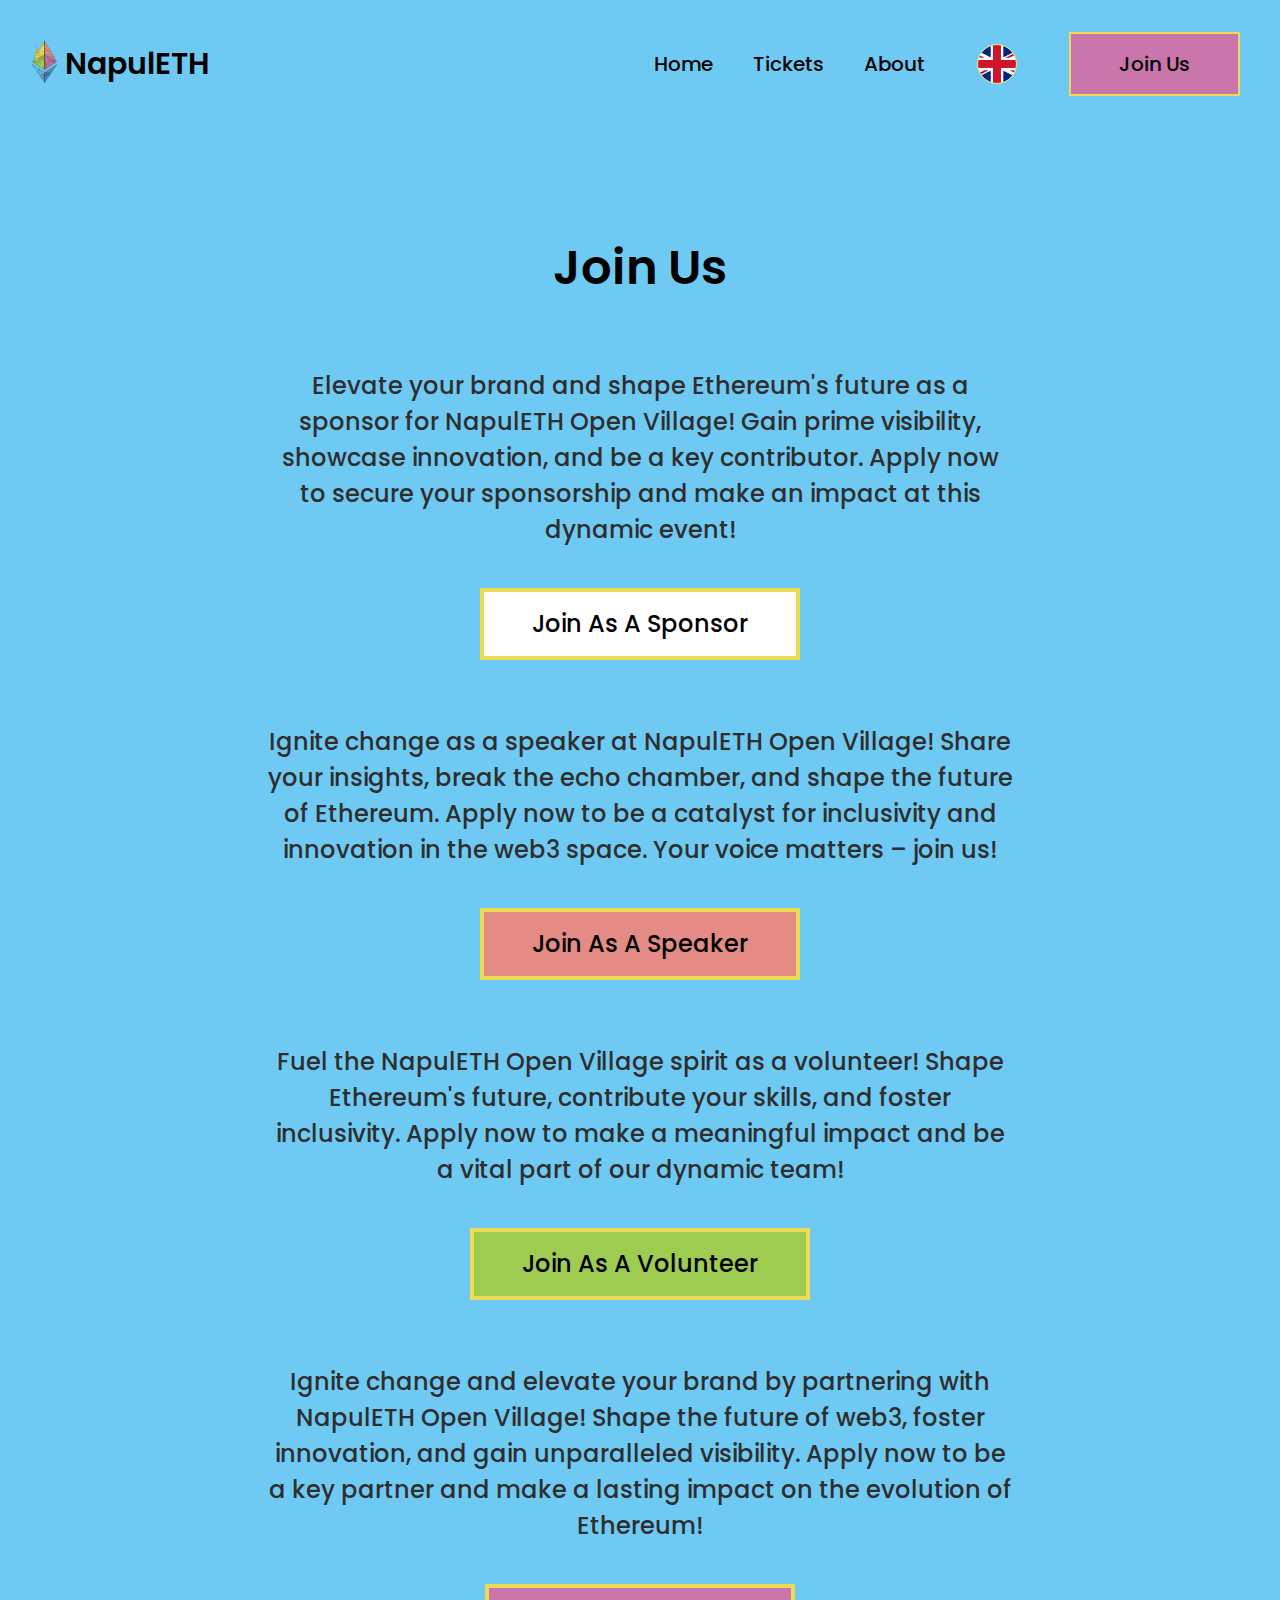
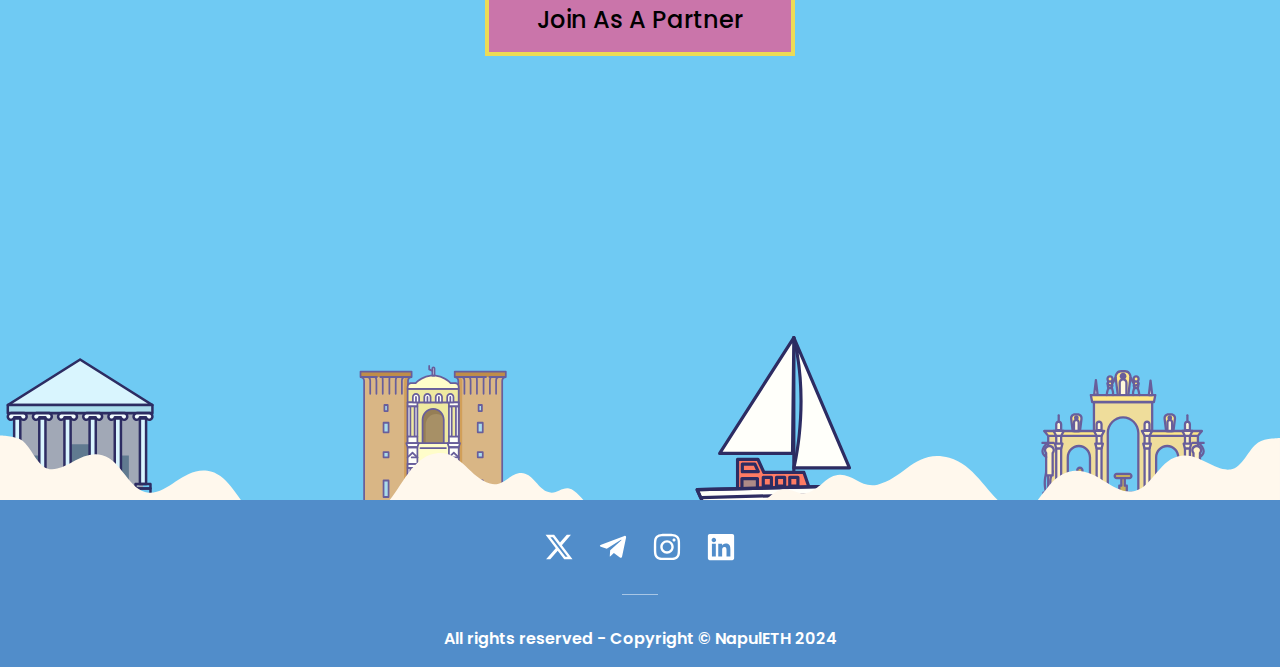
<file: join.html>
<!DOCTYPE html><html><head><meta charSet="utf-8"/><meta name="viewport" content="width=device-width"/><title>NapulETH - The Biggest Web3 Event In Southern Italy</title><meta name="description" content="Offering a real incentive for those not yet familiar with web3 to participate in significant events, both accessible and high-profile."/><link rel="icon" href="/favicon.ico"/><meta name="next-head-count" content="5"/><link rel="manifest" href="/manifest.json"/><link rel="apple-touch-icon" href="/icon.png"/><meta name="theme-color" content="#fff"/><link data-next-font="" rel="preconnect" href="/" crossorigin="anonymous"/><link rel="preload" href="/_next/static/css/f19125ce04204ce9.css" as="style" crossorigin=""/><link rel="stylesheet" href="/_next/static/css/f19125ce04204ce9.css" crossorigin="" data-n-g=""/><link rel="preload" href="/_next/static/css/c9b65017eefbbc7d.css" as="style" crossorigin=""/><link rel="stylesheet" href="/_next/static/css/c9b65017eefbbc7d.css" crossorigin="" data-n-p=""/><noscript data-n-css=""></noscript><script defer="" crossorigin="" nomodule="" src="/_next/static/chunks/polyfills-c67a75d1b6f99dc8.js"></script><script src="/_next/static/chunks/webpack-9d3eccf4b349a300.js" defer="" crossorigin=""></script><script src="/_next/static/chunks/framework-5e50c3b407964798.js" defer="" crossorigin=""></script><script src="/_next/static/chunks/main-1e19789836f6e595.js" defer="" crossorigin=""></script><script src="/_next/static/chunks/pages/_app-56c0aa57e2156c0f.js" defer="" crossorigin=""></script><script src="/_next/static/chunks/41155975-e5b315bb3a55301f.js" defer="" crossorigin=""></script><script src="/_next/static/chunks/cb355538-88eb447b5bd9f67c.js" defer="" crossorigin=""></script><script src="/_next/static/chunks/68c0a17d-bbc90a42b3c8ca31.js" defer="" crossorigin=""></script><script src="/_next/static/chunks/777cf710-3482ea4444d015bb.js" defer="" crossorigin=""></script><script src="/_next/static/chunks/573-97e5f24f846d8ad1.js" defer="" crossorigin=""></script><script src="/_next/static/chunks/982-2d1aeb6247fa7d00.js" defer="" crossorigin=""></script><script src="/_next/static/chunks/pages/join-c0029bffb64af6ba.js" defer="" crossorigin=""></script><script src="/_next/static/wxRsteq88AuVPQEI0FNWq/_buildManifest.js" defer="" crossorigin=""></script><script src="/_next/static/wxRsteq88AuVPQEI0FNWq/_ssgManifest.js" defer="" crossorigin=""></script></head><body><div id="__next"><main class="flex min-h-screen flex-col items-start justify-start"><nav class="w-full h-fit fixed bg-[#6FCAF3] lg:bg-transparent z-[99] lg:bg-none lg:relative top-0 flex flex-row items-center justify-between px-4 lg:pl-8 lg:pr-0 landscape:py-2 pt-6 pb-6 lg:pb-0 lg:pt-10 lg:landscape:pt-8"><a class=" relative z-50 p-0 w-fit h-fit" href="/"><div class="w-fit h-fit flex flex-row items-center justify-start gap-2"><img alt="logo" loading="lazy" width="2223" height="3805" decoding="async" data-nimg="1" class=" w-[8%] landscape:w-[4%] lg:w-[4%] lg:-mt-1" style="color:transparent" src="/_next/static/media/Napul_ETH_logo.c4412f5f.webp"/><h5 class=" text-black SemiBold text-3xl">NapulETH</h5></div></a><div class="w-fit h-fit flex flex-row items-center justify-end lg:gap-10"><div class="w-fit h-fit hidden lg:flex flex-row items-center justify-end gap-10"><a class=" relative z-50 p-0 w-fit h-fit" href="/"><h5 class=" text-black text-xl whitespace-nowrap Medium">Home</h5></a><a class=" relative z-50 p-0 w-fit h-fit" href="/tickets"><h5 class=" text-black text-xl whitespace-nowrap Medium">Tickets</h5></a><a class=" relative z-50 p-0 w-fit h-fit" href="/about"><h5 class=" text-black text-xl whitespace-nowrap Medium">About</h5></a></div><button aria-haspopup="true" aria-expanded="false" type="button" class="szh-menu-button"><div class=" flex mx-3 flex-row h-8 lg:h-10 bg-center bg-cover bg-no-repeat aspect-square items-center justify-center gap-2 rounded-full border border-[#F7E16B] " style="background-image:url(&#x27;/_next/static/media/english.22e4e84a.png&#x27;)"></div></button><a class=" hidden lg:block relative z-50 p-0 w-fit h-fit" href="/join"><div class="w-fit h-fit flex flex-row items-center justify-center py-4 px-12 bg-[#CA75AB] border-2 border-[#eddb55]"><h5 class=" text-black Medium text-xl whitespace-nowrap">Join Us</h5></div></a><div class="block lg:hidden w-10 aspect-square bg-contain bg-center bg-no-repeat relative z-50" style="background-image:url(&#x27;/_next/static/media/menu.f21be1dd.svg&#x27;)"></div><div><div class="bm-overlay" style="position:fixed;z-index:1000;width:100%;height:100%;background:rgba(0, 0, 0, 0.3);opacity:0;-moz-transform:translate3d(100%, 0, 0);-ms-transform:translate3d(100%, 0, 0);-o-transform:translate3d(100%, 0, 0);-webkit-transform:translate3d(100%, 0, 0);transform:translate3d(100%, 0, 0);transition:opacity 0.3s, transform 0s 0.3s"></div><div><div class="bm-burger-button" style="z-index:1000"><button type="button" id="react-burger-menu-btn" style="position:absolute;left:0;top:0;z-index:1;width:100%;height:100%;margin:0;padding:0;border:none;font-size:0;background:transparent;cursor:pointer">Open Menu</button><span><span class="bm-burger-bars" style="position:absolute;height:20%;left:0;right:0;top:0%;opacity:1"></span><span class="bm-burger-bars" style="position:absolute;height:20%;left:0;right:0;top:40%;opacity:1"></span><span class="bm-burger-bars" style="position:absolute;height:20%;left:0;right:0;top:80%;opacity:1"></span></span></div></div><div id="burgerMenu" class="bm-menu-wrap bg-white w-fit h-fit" style="position:fixed;right:inherit;z-index:1100;width:300px;height:100%;-moz-transform:translate3d(0, -100%, 0);-ms-transform:translate3d(0, -100%, 0);-o-transform:translate3d(0, -100%, 0);-webkit-transform:translate3d(0, -100%, 0);transform:translate3d(0, -100%, 0);transition:all 0.5s ease-in-out" aria-hidden="true"><div class="bm-menu" style="height:100%;box-sizing:border-box;overflow:auto"><nav class="bm-item-list" style="height:100%"><div class="bm-item w-full h-full flex flex-col items-center justify-center gap-10" style="display:block" tabindex="-1"><div class="py-6 w-full px-4 flex flex-row items-center justify-end"><svg stroke="currentColor" fill="currentColor" stroke-width="0" viewBox="0 0 512 512" color="#000000" style="color:#000000" height="35" width="35" xmlns="http://www.w3.org/2000/svg"><path d="M400 145.49 366.51 112 256 222.51 145.49 112 112 145.49 222.51 256 112 366.51 145.49 400 256 289.49 366.51 400 400 366.51 289.49 256 400 145.49z"></path></svg></div><div class="w-fit h-fit flex flex-col items-center justify-center gap-8 mt-20"><a class=" relative z-50 p-0 w-fit h-fit" href="/"><h5 class=" text-black text-3xl Medium text-center">Home</h5></a><a class=" relative z-50 p-0 w-fit h-fit" href="/tickets"><h5 class="text-center text-black text-3xl Medium">Tickets</h5></a><a class=" relative z-50 p-0 w-fit h-fit" href="/about"><h5 class=" text-black text-3xl Medium text-center">About</h5></a><a class=" relative z-50 p-0 w-fit h-fit" href="/join"><h5 class=" text-black text-3xl text-center Medium">Join us</h5></a></div></div></nav></div><div><div class="bm-cross-button" style="position:absolute;width:24px;height:24px;right:8px;top:8px"><button type="button" id="react-burger-cross-btn" style="position:absolute;left:0;top:0;z-index:1;width:100%;height:100%;margin:0;padding:0;border:none;font-size:0;background:transparent;cursor:pointer" tabindex="-1">Close Menu</button><span style="position:absolute;top:6px;right:14px"><span class="bm-cross" style="position:absolute;width:3px;height:14px;transform:rotate(45deg)"></span><span class="bm-cross" style="position:absolute;width:3px;height:14px;transform:rotate(-45deg)"></span></span></div></div></div></div></div></nav><section class="w-full flex flex-col items-center justify-start mt-24 lg:mt-32"><h5 class=" text-black text-5xl mt-16 lg:mt-0 lg:mb-10 SemiBold leading-normal text-center">Join Us</h5><p class="mt-6 Medium text-2xl text-[#2E2E2E] w-11/12 lg:w-7/12 text-center leading-normal">Elevate your brand and shape Ethereum&#x27;s future as a sponsor for NapulETH Open Village! Gain prime visibility, showcase innovation, and be a key contributor. Apply now to secure your sponsorship and make an impact at this dynamic event!</p><a target="_blank" class=" relative z-50 p-0 w-fit h-fit" href="https://docs.google.com/forms/d/e/1FAIpQLSe1U6zRTRp671KrtyW1U1fBvbrVal_irFUjTy5Oum_K7mVryg/viewform"><div class="w-fit h-fit flex flex-row items-center justify-center gap-2 py-4 px-12 bg-[#FFFFFF] border-4 border-[#eddb55] my-10"><h5 class=" text-black Medium text-xl lg:text-2xl">Join As A Sponsor</h5></div></a><p class="lg:mt-6 Medium text-2xl text-[#2E2E2E] w-11/12 lg:w-7/12 text-center leading-normal">Ignite change as a speaker at NapulETH Open Village! Share your insights, break the echo chamber, and shape the future of Ethereum. Apply now to be a catalyst for inclusivity and innovation in the web3 space. Your voice matters – join us!</p><a target="_blank" class=" relative z-50 p-0 w-fit h-fit" href="https://docs.google.com/forms/d/e/1FAIpQLScxTrj8mKZHx_X8y7ChZoFM4TT8-rG74K2CsHz09_eXiTaqYQ/viewform"><div class="w-fit h-fit flex flex-row items-center justify-center gap-2 py-4 px-12 bg-[#E38B84] border-4 border-[#eddb55] my-10"><h5 class=" text-black Medium text-xl lg:text-2xl">Join As A Speaker</h5></div></a><p class="mt-6 Medium text-2xl text-[#2E2E2E] w-11/12 lg:w-7/12 text-center leading-normal">Fuel the NapulETH Open Village spirit as a volunteer! Shape Ethereum&#x27;s future, contribute your skills, and foster inclusivity. Apply now to make a meaningful impact and be a vital part of our dynamic team!</p><a target="_blank" class=" relative z-50 p-0 w-fit h-fit" href="https://docs.google.com/forms/d/e/1FAIpQLScVN8T-k_r-qMjI5Z4KFgzb1ShksHdhFMBcsWRTA1qNcrVKWw/viewform"><div class="w-fit h-fit flex flex-row items-center justify-center gap-2 py-4 px-12 bg-[#9ECC51] border-4 border-[#eddb55] my-10"><h5 class=" text-black Medium text-xl lg:text-2xl">Join As A Volunteer</h5></div></a><p class="mt-6 Medium text-2xl text-[#2E2E2E] w-11/12 lg:w-7/12 text-center leading-normal">Ignite change and elevate your brand by partnering with NapulETH Open Village! Shape the future of web3, foster innovation, and gain unparalleled visibility. Apply now to be a key partner and make a lasting impact on the evolution of Ethereum!</p><a target="_blank" class=" relative z-50 p-0 w-fit h-fit" href="https://docs.google.com/forms/d/e/1FAIpQLSf5t-L7kW2xCzN-kggLruouCEi_hEKQFkJHjiN781r5lZyxaA/viewform"><div class="w-fit h-fit flex flex-row items-center justify-center gap-2 py-4 px-12 bg-[#CA75AA] border-4 border-[#eddb55] my-10"><h5 class=" text-black Medium text-xl lg:text-2xl">Join As A Partner</h5></div></a></section><footer class="w-full h-fit pt-32 lg:pt-60 flex flex-col items-center justify-start"><img alt="footer image clouds napulEth" loading="lazy" width="1566" height="225" decoding="async" data-nimg="1" class="w-full h-auto scale-[1.8] lg:scale-100" style="color:transparent" src="/_next/static/media/footerClouds.9eeffdc7.svg"/><div class="w-full h-fit flex flex-col-reverse lg:flex-col-reverse items-center justify-between px-4 lg:px-8 py-8 lg:pt-8 lg:pb-4 bg-[#518DCA] relative z-50 mt-3 lg:-mt-5"><p class="text-base SemiBold text-white mt-0 lg:mt-0 text-center lg:text-left">All rights reserved - Copyright © NapulETH 2024</p><div class="h-[1px] w-8/12 lg:w-[3%] my-8 bg-white/50"></div><div class="flex flex-row items-center relative z-50 justify-between w-fit h-fit gap-8 lg:gap-6"><a target="_blank" class=" w-full h-full" href="https://twitter.com/napuleth"><svg stroke="currentColor" fill="currentColor" stroke-width="0" viewBox="0 0 512 512" color="#FFFFFF" class=" scale-125 relative lg:scale-100" style="color:#FFFFFF" height="30" width="30" xmlns="http://www.w3.org/2000/svg"><path d="M389.2 48h70.6L305.6 224.2 487 464H345L233.7 318.6 106.5 464H35.8L200.7 275.5 26.8 48H172.4L272.9 180.9 389.2 48zM364.4 421.8h39.1L151.1 88h-42L364.4 421.8z"></path></svg></a><a target="_blank" class=" w-full h-full" href="https://t.me/napuleth"><svg stroke="currentColor" fill="currentColor" stroke-width="0" viewBox="0 0 448 512" color="#FFFFFF" class=" scale-125 lg:scale-100" style="color:#FFFFFF" height="30" width="30" xmlns="http://www.w3.org/2000/svg"><path d="M446.7 98.6l-67.6 318.8c-5.1 22.5-18.4 28.1-37.3 17.5l-103-75.9-49.7 47.8c-5.5 5.5-10.1 10.1-20.7 10.1l7.4-104.9 190.9-172.5c8.3-7.4-1.8-11.5-12.9-4.1L117.8 284 16.2 252.2c-22.1-6.9-22.5-22.1 4.6-32.7L418.2 66.4c18.4-6.9 34.5 4.1 28.5 32.2z"></path></svg></a><a target="_blank" class=" w-full h-full" href="https://instagram.com/napuleth?igshid=OGQ5ZDc2ODk2ZA%3D%3D&amp;utm_source=qr"><svg stroke="currentColor" fill="currentColor" stroke-width="0" viewBox="0 0 448 512" color="#FFFFFF" class=" scale-125 lg:scale-100" style="color:#FFFFFF" height="30" width="30" xmlns="http://www.w3.org/2000/svg"><path d="M224.1 141c-63.6 0-114.9 51.3-114.9 114.9s51.3 114.9 114.9 114.9S339 319.5 339 255.9 287.7 141 224.1 141zm0 189.6c-41.1 0-74.7-33.5-74.7-74.7s33.5-74.7 74.7-74.7 74.7 33.5 74.7 74.7-33.6 74.7-74.7 74.7zm146.4-194.3c0 14.9-12 26.8-26.8 26.8-14.9 0-26.8-12-26.8-26.8s12-26.8 26.8-26.8 26.8 12 26.8 26.8zm76.1 27.2c-1.7-35.9-9.9-67.7-36.2-93.9-26.2-26.2-58-34.4-93.9-36.2-37-2.1-147.9-2.1-184.9 0-35.8 1.7-67.6 9.9-93.9 36.1s-34.4 58-36.2 93.9c-2.1 37-2.1 147.9 0 184.9 1.7 35.9 9.9 67.7 36.2 93.9s58 34.4 93.9 36.2c37 2.1 147.9 2.1 184.9 0 35.9-1.7 67.7-9.9 93.9-36.2 26.2-26.2 34.4-58 36.2-93.9 2.1-37 2.1-147.8 0-184.8zM398.8 388c-7.8 19.6-22.9 34.7-42.6 42.6-29.5 11.7-99.5 9-132.1 9s-102.7 2.6-132.1-9c-19.6-7.8-34.7-22.9-42.6-42.6-11.7-29.5-9-99.5-9-132.1s-2.6-102.7 9-132.1c7.8-19.6 22.9-34.7 42.6-42.6 29.5-11.7 99.5-9 132.1-9s102.7-2.6 132.1 9c19.6 7.8 34.7 22.9 42.6 42.6 11.7 29.5 9 99.5 9 132.1s2.7 102.7-9 132.1z"></path></svg></a><a target="_blank" class=" w-full h-full" href="https://www.linkedin.com/company/napul-eth/"><svg stroke="currentColor" fill="currentColor" stroke-width="0" viewBox="0 0 448 512" color="#FFFFFF" class=" scale-125 lg:scale-100" style="color:#FFFFFF" height="30" width="30" xmlns="http://www.w3.org/2000/svg"><path d="M416 32H31.9C14.3 32 0 46.5 0 64.3v383.4C0 465.5 14.3 480 31.9 480H416c17.6 0 32-14.5 32-32.3V64.3c0-17.8-14.4-32.3-32-32.3zM135.4 416H69V202.2h66.5V416zm-33.2-243c-21.3 0-38.5-17.3-38.5-38.5S80.9 96 102.2 96c21.2 0 38.5 17.3 38.5 38.5 0 21.3-17.2 38.5-38.5 38.5zm282.1 243h-66.4V312c0-24.8-.5-56.7-34.5-56.7-34.6 0-39.9 27-39.9 54.9V416h-66.4V202.2h63.7v29.2h.9c8.9-16.8 30.6-34.5 62.9-34.5 67.2 0 79.7 44.3 79.7 101.9V416z"></path></svg></a></div></div></footer></main></div><script id="__NEXT_DATA__" type="application/json" crossorigin="">{"props":{"pageProps":{}},"page":"/join","query":{},"buildId":"wxRsteq88AuVPQEI0FNWq","nextExport":true,"autoExport":true,"isFallback":false,"scriptLoader":[]}</script></body></html>
</file>
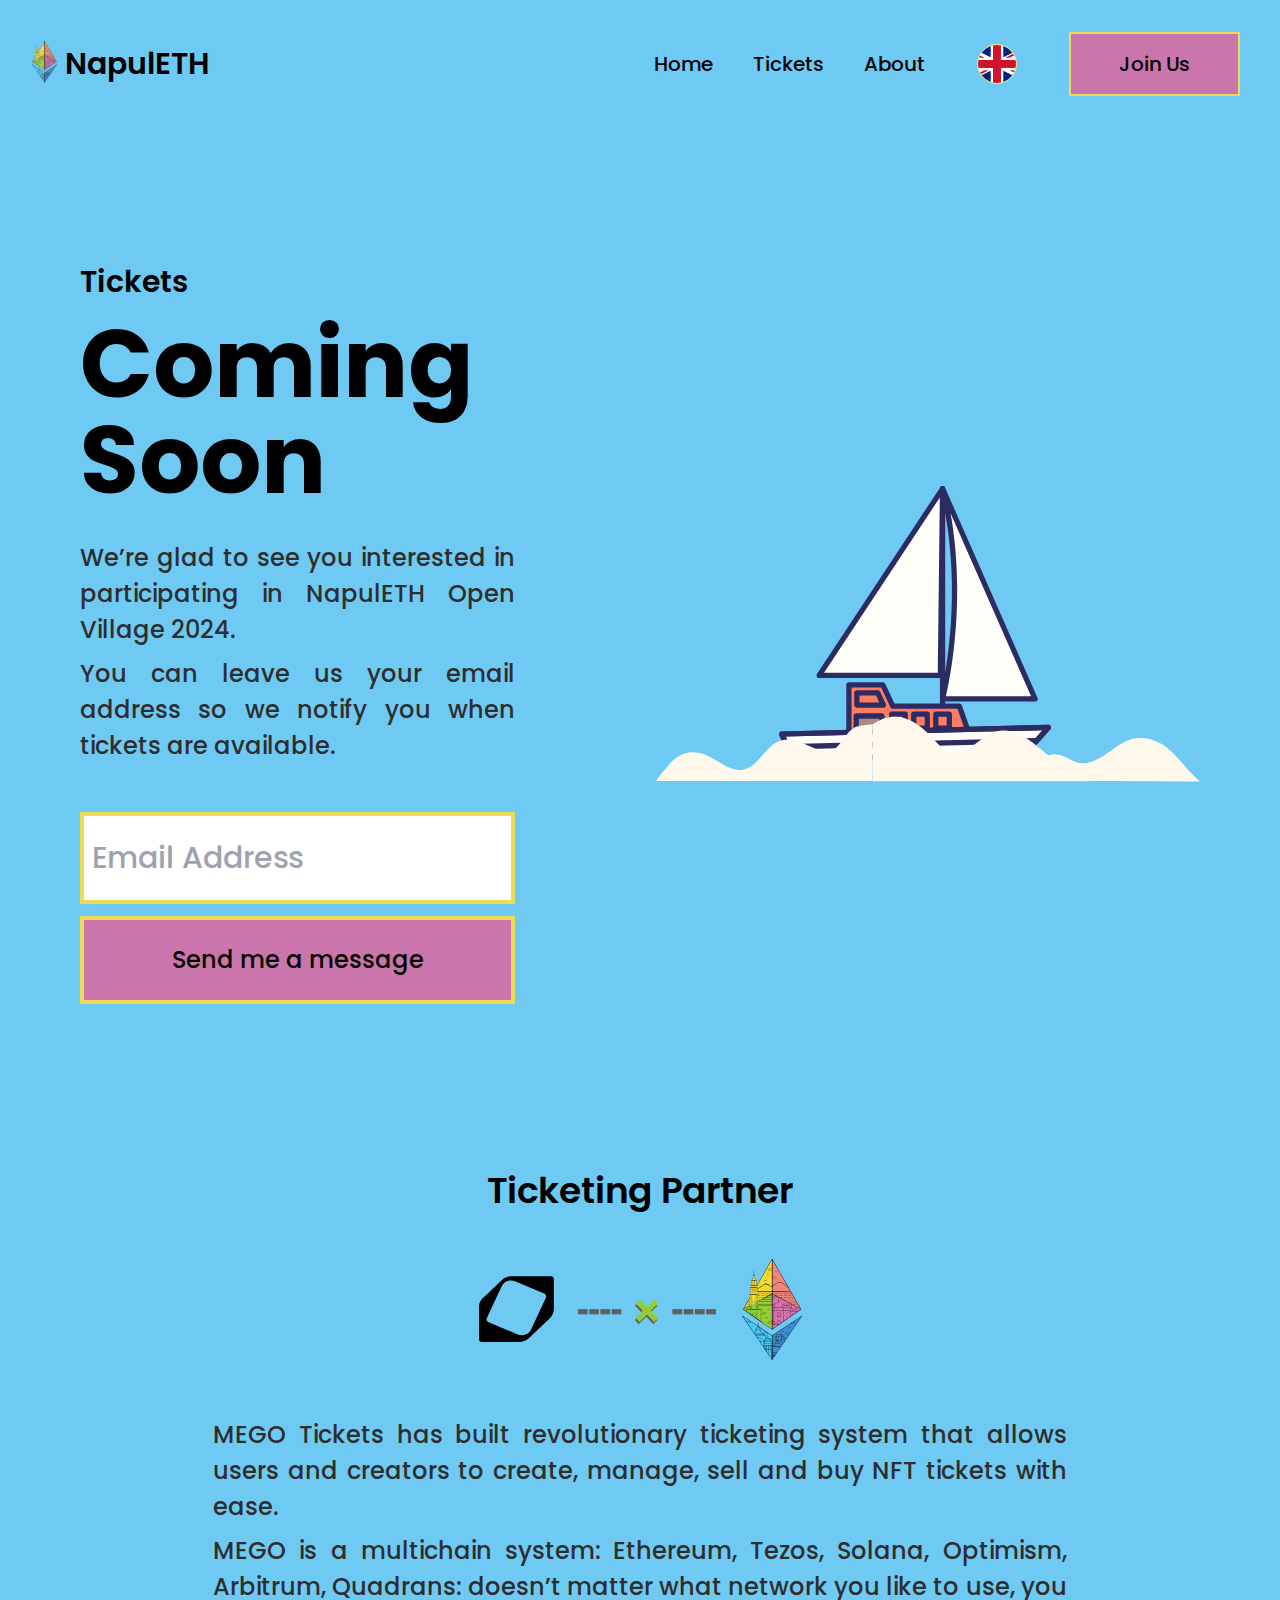
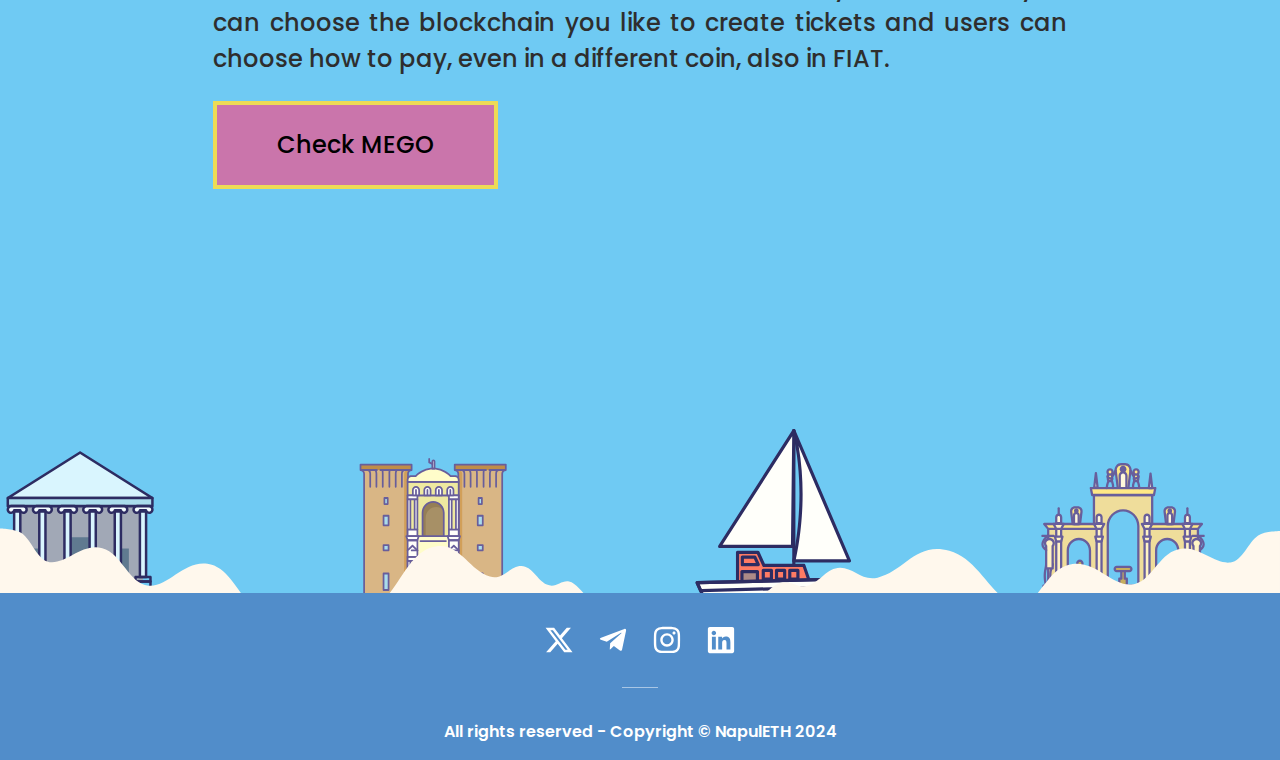
<file: tickets.html>
<!DOCTYPE html><html><head><meta charSet="utf-8"/><meta name="viewport" content="width=device-width"/><title>NapulETH - The Biggest Web3 Event In Southern Italy</title><meta name="description" content="Offering a real incentive for those not yet familiar with web3 to participate in significant events, both accessible and high-profile."/><link rel="icon" href="/favicon.ico"/><meta name="next-head-count" content="5"/><link rel="manifest" href="/manifest.json"/><link rel="apple-touch-icon" href="/icon.png"/><meta name="theme-color" content="#fff"/><link data-next-font="" rel="preconnect" href="/" crossorigin="anonymous"/><link rel="preload" href="/_next/static/css/f19125ce04204ce9.css" as="style" crossorigin=""/><link rel="stylesheet" href="/_next/static/css/f19125ce04204ce9.css" crossorigin="" data-n-g=""/><link rel="preload" href="/_next/static/css/c9b65017eefbbc7d.css" as="style" crossorigin=""/><link rel="stylesheet" href="/_next/static/css/c9b65017eefbbc7d.css" crossorigin="" data-n-p=""/><noscript data-n-css=""></noscript><script defer="" crossorigin="" nomodule="" src="/_next/static/chunks/polyfills-c67a75d1b6f99dc8.js"></script><script src="/_next/static/chunks/webpack-9d3eccf4b349a300.js" defer="" crossorigin=""></script><script src="/_next/static/chunks/framework-5e50c3b407964798.js" defer="" crossorigin=""></script><script src="/_next/static/chunks/main-1e19789836f6e595.js" defer="" crossorigin=""></script><script src="/_next/static/chunks/pages/_app-56c0aa57e2156c0f.js" defer="" crossorigin=""></script><script src="/_next/static/chunks/41155975-e5b315bb3a55301f.js" defer="" crossorigin=""></script><script src="/_next/static/chunks/cb355538-88eb447b5bd9f67c.js" defer="" crossorigin=""></script><script src="/_next/static/chunks/68c0a17d-bbc90a42b3c8ca31.js" defer="" crossorigin=""></script><script src="/_next/static/chunks/777cf710-3482ea4444d015bb.js" defer="" crossorigin=""></script><script src="/_next/static/chunks/573-97e5f24f846d8ad1.js" defer="" crossorigin=""></script><script src="/_next/static/chunks/982-2d1aeb6247fa7d00.js" defer="" crossorigin=""></script><script src="/_next/static/chunks/pages/tickets-abc16515d1f2e8aa.js" defer="" crossorigin=""></script><script src="/_next/static/wxRsteq88AuVPQEI0FNWq/_buildManifest.js" defer="" crossorigin=""></script><script src="/_next/static/wxRsteq88AuVPQEI0FNWq/_ssgManifest.js" defer="" crossorigin=""></script></head><body><div id="__next"><main class="flex min-h-screen flex-col items-start justify-start"><nav class="w-full h-fit fixed bg-[#6FCAF3] lg:bg-transparent z-[99] lg:bg-none lg:relative top-0 flex flex-row items-center justify-between px-4 lg:pl-8 lg:pr-0 landscape:py-2 pt-6 pb-6 lg:pb-0 lg:pt-10 lg:landscape:pt-8"><a class=" relative z-50 p-0 w-fit h-fit" href="/"><div class="w-fit h-fit flex flex-row items-center justify-start gap-2"><img alt="logo" loading="lazy" width="2223" height="3805" decoding="async" data-nimg="1" class=" w-[8%] landscape:w-[4%] lg:w-[4%] lg:-mt-1" style="color:transparent" src="/_next/static/media/Napul_ETH_logo.c4412f5f.webp"/><h5 class=" text-black SemiBold text-3xl">NapulETH</h5></div></a><div class="w-fit h-fit flex flex-row items-center justify-end lg:gap-10"><div class="w-fit h-fit hidden lg:flex flex-row items-center justify-end gap-10"><a class=" relative z-50 p-0 w-fit h-fit" href="/"><h5 class=" text-black text-xl whitespace-nowrap Medium">Home</h5></a><a class=" relative z-50 p-0 w-fit h-fit" href="/tickets"><h5 class=" text-black text-xl whitespace-nowrap Medium">Tickets</h5></a><a class=" relative z-50 p-0 w-fit h-fit" href="/about"><h5 class=" text-black text-xl whitespace-nowrap Medium">About</h5></a></div><button aria-haspopup="true" aria-expanded="false" type="button" class="szh-menu-button"><div class=" flex mx-3 flex-row h-8 lg:h-10 bg-center bg-cover bg-no-repeat aspect-square items-center justify-center gap-2 rounded-full border border-[#F7E16B] " style="background-image:url(&#x27;/_next/static/media/english.22e4e84a.png&#x27;)"></div></button><a class=" hidden lg:block relative z-50 p-0 w-fit h-fit" href="/join"><div class="w-fit h-fit flex flex-row items-center justify-center py-4 px-12 bg-[#CA75AB] border-2 border-[#eddb55]"><h5 class=" text-black Medium text-xl whitespace-nowrap">Join Us</h5></div></a><div class="block lg:hidden w-10 aspect-square bg-contain bg-center bg-no-repeat relative z-50" style="background-image:url(&#x27;/_next/static/media/menu.f21be1dd.svg&#x27;)"></div><div><div class="bm-overlay" style="position:fixed;z-index:1000;width:100%;height:100%;background:rgba(0, 0, 0, 0.3);opacity:0;-moz-transform:translate3d(100%, 0, 0);-ms-transform:translate3d(100%, 0, 0);-o-transform:translate3d(100%, 0, 0);-webkit-transform:translate3d(100%, 0, 0);transform:translate3d(100%, 0, 0);transition:opacity 0.3s, transform 0s 0.3s"></div><div><div class="bm-burger-button" style="z-index:1000"><button type="button" id="react-burger-menu-btn" style="position:absolute;left:0;top:0;z-index:1;width:100%;height:100%;margin:0;padding:0;border:none;font-size:0;background:transparent;cursor:pointer">Open Menu</button><span><span class="bm-burger-bars" style="position:absolute;height:20%;left:0;right:0;top:0%;opacity:1"></span><span class="bm-burger-bars" style="position:absolute;height:20%;left:0;right:0;top:40%;opacity:1"></span><span class="bm-burger-bars" style="position:absolute;height:20%;left:0;right:0;top:80%;opacity:1"></span></span></div></div><div id="burgerMenu" class="bm-menu-wrap bg-white w-fit h-fit" style="position:fixed;right:inherit;z-index:1100;width:300px;height:100%;-moz-transform:translate3d(0, -100%, 0);-ms-transform:translate3d(0, -100%, 0);-o-transform:translate3d(0, -100%, 0);-webkit-transform:translate3d(0, -100%, 0);transform:translate3d(0, -100%, 0);transition:all 0.5s ease-in-out" aria-hidden="true"><div class="bm-menu" style="height:100%;box-sizing:border-box;overflow:auto"><nav class="bm-item-list" style="height:100%"><div class="bm-item w-full h-full flex flex-col items-center justify-center gap-10" style="display:block" tabindex="-1"><div class="py-6 w-full px-4 flex flex-row items-center justify-end"><svg stroke="currentColor" fill="currentColor" stroke-width="0" viewBox="0 0 512 512" color="#000000" style="color:#000000" height="35" width="35" xmlns="http://www.w3.org/2000/svg"><path d="M400 145.49 366.51 112 256 222.51 145.49 112 112 145.49 222.51 256 112 366.51 145.49 400 256 289.49 366.51 400 400 366.51 289.49 256 400 145.49z"></path></svg></div><div class="w-fit h-fit flex flex-col items-center justify-center gap-8 mt-20"><a class=" relative z-50 p-0 w-fit h-fit" href="/"><h5 class=" text-black text-3xl Medium text-center">Home</h5></a><a class=" relative z-50 p-0 w-fit h-fit" href="/tickets"><h5 class="text-center text-black text-3xl Medium">Tickets</h5></a><a class=" relative z-50 p-0 w-fit h-fit" href="/about"><h5 class=" text-black text-3xl Medium text-center">About</h5></a><a class=" relative z-50 p-0 w-fit h-fit" href="/join"><h5 class=" text-black text-3xl text-center Medium">Join us</h5></a></div></div></nav></div><div><div class="bm-cross-button" style="position:absolute;width:24px;height:24px;right:8px;top:8px"><button type="button" id="react-burger-cross-btn" style="position:absolute;left:0;top:0;z-index:1;width:100%;height:100%;margin:0;padding:0;border:none;font-size:0;background:transparent;cursor:pointer" tabindex="-1">Close Menu</button><span style="position:absolute;top:6px;right:14px"><span class="bm-cross" style="position:absolute;width:3px;height:14px;transform:rotate(45deg)"></span><span class="bm-cross" style="position:absolute;width:3px;height:14px;transform:rotate(-45deg)"></span></span></div></div></div></div></div></nav><section class="w-full h-fit relative flex flex-col items-center justify-start pt-24 lg:pt-40"><div class="w-full h-fit px-4 lg:px-20 flex flex-col lg:flex-row items-center gap-8 justify-between"><div class="w-full lg:w-1/2 h-fit"><p class="text-3xl text-center lg:text-left text-black SemiBold mb-4 mt-16 lg:mt-0">Tickets</p><h5 class="text-4xl lg:text-8xl text-black Bold mb-8 w-full text-center lg:text-left lg:w-4/5">Coming Soon</h5><div class="flex lg:hidden w-full flex-row items-center justify-center mb-10"><img alt="boat napulEth " loading="lazy" width="800" height="436" decoding="async" data-nimg="1" style="color:transparent" src="/_next/static/media/ticketsBoat.c5f5270c.svg"/></div><p class="text-2xl Medium text-center lg:text-justify text-[#2E2E2E] leading-normal mb-2 w-full lg:w-4/5">We’re glad to see you interested in participating in NapulETH Open Village 2024.</p><p class="text-2xl text-[#2E2E2E] text-center lg:text-justify leading-normal Medium w-full lg:w-4/5">You can leave us your email address so we notify you when tickets are available.</p><input type="email" name="email" id="email" placeholder="Email Address" class=" bg-white rounded-none border-4 border-[#eddb55] w-full lg:w-4/5 mt-12 mb-3 px-2 py-6 text-black text-3xl outline-none Medium"/><div class="w-full lg:w-4/5 h-fit flex flex-row items-center justify-center gap-2 py-6 px-12 bg-[#CA75AB] border-4 border-[#eddb55]"><h5 class=" text-black Medium whitespace-nowrap text-2xl">Send me a message</h5></div></div><div class="w-1/2 h-fit hidden lg:flex flex-row items-center justify-center"><img alt="boat napulEth scale-50 " loading="lazy" width="800" height="436" decoding="async" data-nimg="1" style="color:transparent" src="/_next/static/media/ticketsBoat.c5f5270c.svg"/></div></div></section><section class="w-full flex flex-col items-center justify-start pt-24 lg:pt-40"><h5 class=" text-black text-4xl mb-6 SemiBold leading-normal text-center">Ticketing Partner</h5><img alt="mego and NapulEth" loading="lazy" width="431" height="135" decoding="async" data-nimg="1" class="scale-75 mb-10" style="color:transparent" src="/_next/static/media/megoNapulEth.bc49a71b.svg"/><div class="w-10/12 lg:w-8/12 h-fit flex flex-col items-start justify-start"><p class="w-full h-fit text-[#2E2E2E] text-2xl Medium text-center lg:text-justify mb-2 leading-normal">MEGO Tickets has built revolutionary ticketing system that allows users and creators to create, manage, sell and buy NFT tickets with ease.</p><p class="w-full h-fit text-[#2E2E2E] text-2xl Medium text-center lg:text-justify leading-normal">MEGO is a multichain system: Ethereum, Tezos, Solana, Optimism, Arbitrum, Quadrans: doesn’t matter what network you like to use, you can choose the blockchain you like to create tickets and users can choose how to pay, even in a different coin, also in FIAT.</p><a target="_blank" class="w-fit h-fit" href="https://mego.tickets/#/"></a><div class="w-full lg:w-4/12 h-fit flex flex-row items-center justify-center gap-2 mt-6 py-6 px-20 bg-[#CA75AB] border-4 border-[#eddb55]"><h5 class=" text-black Medium whitespace-nowrap text-2xl">Check MEGO</h5></div></div></section><footer class="w-full h-fit pt-32 lg:pt-60 flex flex-col items-center justify-start"><img alt="footer image clouds napulEth" loading="lazy" width="1566" height="225" decoding="async" data-nimg="1" class="w-full h-auto scale-[1.8] lg:scale-100" style="color:transparent" src="/_next/static/media/footerClouds.9eeffdc7.svg"/><div class="w-full h-fit flex flex-col-reverse lg:flex-col-reverse items-center justify-between px-4 lg:px-8 py-8 lg:pt-8 lg:pb-4 bg-[#518DCA] relative z-50 mt-3 lg:-mt-5"><p class="text-base SemiBold text-white mt-0 lg:mt-0 text-center lg:text-left">All rights reserved - Copyright © NapulETH 2024</p><div class="h-[1px] w-8/12 lg:w-[3%] my-8 bg-white/50"></div><div class="flex flex-row items-center relative z-50 justify-between w-fit h-fit gap-8 lg:gap-6"><a target="_blank" class=" w-full h-full" href="https://twitter.com/napuleth"><svg stroke="currentColor" fill="currentColor" stroke-width="0" viewBox="0 0 512 512" color="#FFFFFF" class=" scale-125 relative lg:scale-100" style="color:#FFFFFF" height="30" width="30" xmlns="http://www.w3.org/2000/svg"><path d="M389.2 48h70.6L305.6 224.2 487 464H345L233.7 318.6 106.5 464H35.8L200.7 275.5 26.8 48H172.4L272.9 180.9 389.2 48zM364.4 421.8h39.1L151.1 88h-42L364.4 421.8z"></path></svg></a><a target="_blank" class=" w-full h-full" href="https://t.me/napuleth"><svg stroke="currentColor" fill="currentColor" stroke-width="0" viewBox="0 0 448 512" color="#FFFFFF" class=" scale-125 lg:scale-100" style="color:#FFFFFF" height="30" width="30" xmlns="http://www.w3.org/2000/svg"><path d="M446.7 98.6l-67.6 318.8c-5.1 22.5-18.4 28.1-37.3 17.5l-103-75.9-49.7 47.8c-5.5 5.5-10.1 10.1-20.7 10.1l7.4-104.9 190.9-172.5c8.3-7.4-1.8-11.5-12.9-4.1L117.8 284 16.2 252.2c-22.1-6.9-22.5-22.1 4.6-32.7L418.2 66.4c18.4-6.9 34.5 4.1 28.5 32.2z"></path></svg></a><a target="_blank" class=" w-full h-full" href="https://instagram.com/napuleth?igshid=OGQ5ZDc2ODk2ZA%3D%3D&amp;utm_source=qr"><svg stroke="currentColor" fill="currentColor" stroke-width="0" viewBox="0 0 448 512" color="#FFFFFF" class=" scale-125 lg:scale-100" style="color:#FFFFFF" height="30" width="30" xmlns="http://www.w3.org/2000/svg"><path d="M224.1 141c-63.6 0-114.9 51.3-114.9 114.9s51.3 114.9 114.9 114.9S339 319.5 339 255.9 287.7 141 224.1 141zm0 189.6c-41.1 0-74.7-33.5-74.7-74.7s33.5-74.7 74.7-74.7 74.7 33.5 74.7 74.7-33.6 74.7-74.7 74.7zm146.4-194.3c0 14.9-12 26.8-26.8 26.8-14.9 0-26.8-12-26.8-26.8s12-26.8 26.8-26.8 26.8 12 26.8 26.8zm76.1 27.2c-1.7-35.9-9.9-67.7-36.2-93.9-26.2-26.2-58-34.4-93.9-36.2-37-2.1-147.9-2.1-184.9 0-35.8 1.7-67.6 9.9-93.9 36.1s-34.4 58-36.2 93.9c-2.1 37-2.1 147.9 0 184.9 1.7 35.9 9.9 67.7 36.2 93.9s58 34.4 93.9 36.2c37 2.1 147.9 2.1 184.9 0 35.9-1.7 67.7-9.9 93.9-36.2 26.2-26.2 34.4-58 36.2-93.9 2.1-37 2.1-147.8 0-184.8zM398.8 388c-7.8 19.6-22.9 34.7-42.6 42.6-29.5 11.7-99.5 9-132.1 9s-102.7 2.6-132.1-9c-19.6-7.8-34.7-22.9-42.6-42.6-11.7-29.5-9-99.5-9-132.1s-2.6-102.7 9-132.1c7.8-19.6 22.9-34.7 42.6-42.6 29.5-11.7 99.5-9 132.1-9s102.7-2.6 132.1 9c19.6 7.8 34.7 22.9 42.6 42.6 11.7 29.5 9 99.5 9 132.1s2.7 102.7-9 132.1z"></path></svg></a><a target="_blank" class=" w-full h-full" href="https://www.linkedin.com/company/napul-eth/"><svg stroke="currentColor" fill="currentColor" stroke-width="0" viewBox="0 0 448 512" color="#FFFFFF" class=" scale-125 lg:scale-100" style="color:#FFFFFF" height="30" width="30" xmlns="http://www.w3.org/2000/svg"><path d="M416 32H31.9C14.3 32 0 46.5 0 64.3v383.4C0 465.5 14.3 480 31.9 480H416c17.6 0 32-14.5 32-32.3V64.3c0-17.8-14.4-32.3-32-32.3zM135.4 416H69V202.2h66.5V416zm-33.2-243c-21.3 0-38.5-17.3-38.5-38.5S80.9 96 102.2 96c21.2 0 38.5 17.3 38.5 38.5 0 21.3-17.2 38.5-38.5 38.5zm282.1 243h-66.4V312c0-24.8-.5-56.7-34.5-56.7-34.6 0-39.9 27-39.9 54.9V416h-66.4V202.2h63.7v29.2h.9c8.9-16.8 30.6-34.5 62.9-34.5 67.2 0 79.7 44.3 79.7 101.9V416z"></path></svg></a></div></div></footer></main></div><script id="__NEXT_DATA__" type="application/json" crossorigin="">{"props":{"pageProps":{}},"page":"/tickets","query":{},"buildId":"wxRsteq88AuVPQEI0FNWq","nextExport":true,"autoExport":true,"isFallback":false,"scriptLoader":[]}</script></body></html>
</file>
<file: _next/static/css/eb569f3063b37b29.css>
@charset "UTF-8";.szh-menu{margin:0;padding:0;list-style:none;box-sizing:border-box;width:-moz-max-content;width:max-content;z-index:100;border:1px solid rgba(0,0,0,.1);background-color:#fff}.szh-menu:focus{outline:none}.szh-menu__arrow{box-sizing:border-box;width:.75rem;height:.75rem;background-color:#fff;border-color:rgba(0,0,0,.1) transparent transparent rgba(0,0,0,.1);border-style:solid;border-width:1px;z-index:-1}.szh-menu__arrow--dir-left{right:-.375rem;transform:translateY(-50%) rotate(135deg)}.szh-menu__arrow--dir-right{left:-.375rem;transform:translateY(-50%) rotate(-45deg)}.szh-menu__arrow--dir-top{bottom:-.375rem;transform:translateX(-50%) rotate(-135deg)}.szh-menu__arrow--dir-bottom{top:-.375rem;transform:translateX(-50%) rotate(45deg)}.szh-menu__item{cursor:pointer}.szh-menu__item:focus{outline:none}.szh-menu__item--hover{background-color:#ebebeb}.szh-menu__item--focusable{cursor:default;background-color:inherit}.szh-menu__item--disabled{cursor:default;color:#aaa}.szh-menu__group{box-sizing:border-box}.szh-menu__radio-group{margin:0;padding:0;list-style:none}.szh-menu__divider{height:1px;margin:.5rem 0;background-color:rgba(0,0,0,.12)}.szh-menu-button{box-sizing:border-box}.szh-menu{-webkit-user-select:none;-moz-user-select:none;user-select:none;color:#212529;border:none;border-radius:.25rem;box-shadow:0 3px 7px rgba(0,0,0,.133),0 .6px 2px rgba(0,0,0,.1);min-width:10rem;padding:.5rem 0}.szh-menu__item{display:flex;align-items:center;position:relative;padding:.375rem 1.5rem}.szh-menu-container--itemTransition .szh-menu__item{transition-property:background-color,color;transition-duration:.15s;transition-timing-function:ease-in-out}.szh-menu__item--type-radio{padding-left:2.2rem}.szh-menu__item--type-radio:before{content:"○";position:absolute;left:.8rem;top:.55rem;font-size:.8rem}.szh-menu__item--type-radio.szh-menu__item--checked:before{content:"●"}.szh-menu__item--type-checkbox{padding-left:2.2rem}.szh-menu__item--type-checkbox:before{position:absolute;left:.8rem}.szh-menu__item--type-checkbox.szh-menu__item--checked:before{content:"✔"}.szh-menu__submenu>.szh-menu__item{padding-right:2.5rem}.szh-menu__submenu>.szh-menu__item:after{content:"❯";position:absolute;right:1rem}.szh-menu__header{color:#888;font-size:.8rem;padding:.2rem 1.5rem;text-transform:uppercase}@keyframes szh-menu-show-slide-left{0%{opacity:0;transform:translateX(.75rem)}}@keyframes szh-menu-hide-slide-left{to{opacity:0;transform:translateX(.75rem)}}@keyframes szh-menu-show-slide-right{0%{opacity:0;transform:translateX(-.75rem)}}@keyframes szh-menu-hide-slide-right{to{opacity:0;transform:translateX(-.75rem)}}@keyframes szh-menu-show-slide-top{0%{opacity:0;transform:translateY(.75rem)}}@keyframes szh-menu-hide-slide-top{to{opacity:0;transform:translateY(.75rem)}}@keyframes szh-menu-show-slide-bottom{0%{opacity:0;transform:translateY(-.75rem)}}@keyframes szh-menu-hide-slide-bottom{to{opacity:0;transform:translateY(-.75rem)}}.szh-menu--state-opening.szh-menu--dir-left{animation:szh-menu-show-slide-left .15s ease-out}.szh-menu--state-closing.szh-menu--dir-left{animation:szh-menu-hide-slide-left .15s ease-in forwards}.szh-menu--state-opening.szh-menu--dir-right{animation:szh-menu-show-slide-right .15s ease-out}.szh-menu--state-closing.szh-menu--dir-right{animation:szh-menu-hide-slide-right .15s ease-in forwards}.szh-menu--state-opening.szh-menu--dir-top{animation:szh-menu-show-slide-top .15s ease-out}.szh-menu--state-closing.szh-menu--dir-top{animation:szh-menu-hide-slide-top .15s ease-in forwards}.szh-menu--state-opening.szh-menu--dir-bottom{animation:szh-menu-show-slide-bottom .15s ease-out}.szh-menu--state-closing.szh-menu--dir-bottom{animation:szh-menu-hide-slide-bottom .15s ease-in forwards}.carousel .control-arrow,.carousel.carousel-slider .control-arrow{transition:all .25s ease-in;opacity:.4;filter:alpha(opacity=40);position:absolute;z-index:2;top:20px;background:none;border:0;font-size:32px;cursor:pointer}.carousel .control-arrow:focus,.carousel .control-arrow:hover{opacity:1;filter:alpha(opacity=100)}.carousel .control-arrow:before,.carousel.carousel-slider .control-arrow:before{margin:0 5px;display:inline-block;border-top:8px solid transparent;border-bottom:8px solid transparent;content:""}.carousel .control-disabled.control-arrow{opacity:0;filter:alpha(opacity=0);cursor:inherit;display:none}.carousel .control-prev.control-arrow{left:0}.carousel .control-prev.control-arrow:before{border-right:8px solid #fff}.carousel .control-next.control-arrow{right:0}.carousel .control-next.control-arrow:before{border-left:8px solid #fff}.carousel-root{outline:none}.carousel{position:relative;width:100%}.carousel *{box-sizing:border-box}.carousel img{width:100%;display:inline-block;pointer-events:none}.carousel .carousel{position:relative}.carousel .control-arrow{outline:0;border:0;background:none;top:50%;margin-top:-13px;font-size:18px}.carousel .thumbs-wrapper{margin:20px;overflow:hidden}.carousel .thumbs{transition:all .15s ease-in;transform:translateZ(0);position:relative;list-style:none;white-space:nowrap}.carousel .thumb{transition:border .15s ease-in;display:inline-block;margin-right:6px;white-space:nowrap;overflow:hidden;border:3px solid #fff;padding:2px}.carousel .thumb:focus{border:3px solid #ccc;outline:none}.carousel .thumb.selected,.carousel .thumb:hover{border:3px solid #333}.carousel .thumb img{vertical-align:top}.carousel.carousel-slider{position:relative;margin:0;overflow:hidden}.carousel.carousel-slider .control-arrow{top:0;color:#fff;font-size:26px;bottom:0;margin-top:0;padding:5px}.carousel.carousel-slider .control-arrow:hover{background:rgba(0,0,0,.2)}.carousel .slider-wrapper{overflow:hidden;margin:auto;width:100%;transition:height .15s ease-in}.carousel .slider-wrapper.axis-horizontal .slider{-ms-box-orient:horizontal;display:-moz-flex;display:flex}.carousel .slider-wrapper.axis-horizontal .slider .slide{flex-direction:column;flex-flow:column}.carousel .slider-wrapper.axis-vertical{-ms-box-orient:horizontal;display:-moz-flex;display:flex}.carousel .slider-wrapper.axis-vertical .slider{flex-direction:column}.carousel .slider{margin:0;padding:0;position:relative;list-style:none;width:100%}.carousel .slider.animated{transition:all .35s ease-in-out}.carousel .slide{min-width:100%;margin:0;position:relative;text-align:center}.carousel .slide img{width:100%;vertical-align:top;border:0}.carousel .slide iframe{display:inline-block;width:calc(100% - 80px);margin:0 40px 40px;border:0}.carousel .slide .legend{transition:all .5s ease-in-out;position:absolute;bottom:40px;left:50%;margin-left:-45%;width:90%;border-radius:10px;background:#000;color:#fff;padding:10px;font-size:12px;text-align:center;opacity:.25;transition:opacity .35s ease-in-out}.carousel .control-dots{position:absolute;bottom:0;margin:10px 0;padding:0;text-align:center;width:100%;z-index:1}@media (min-width:960px){.carousel .control-dots{bottom:0}}.carousel .control-dots .dot{transition:opacity .25s ease-in;opacity:.3;filter:alpha(opacity=30);box-shadow:1px 1px 2px rgba(0,0,0,.9);background:#fff;border-radius:50%;width:8px;height:8px;cursor:pointer;display:inline-block;margin:0 8px}.carousel .control-dots .dot.selected,.carousel .control-dots .dot:hover{opacity:1;filter:alpha(opacity=100)}.carousel .carousel-status{position:absolute;top:0;right:0;padding:5px;font-size:10px;text-shadow:1px 1px 1px rgba(0,0,0,.9);color:#fff}.carousel:hover .slide .legend{opacity:1}@font-face{font-family:revicons;fallback:fallback;src:url(/_next/static/media/revicons.ff59b316.woff) format("woff"),url(/_next/static/media/revicons.b96bdb22.ttf) format("ttf"),url(/_next/static/media/revicons.652e7269.eot) format("ttf")}.react-multi-carousel-list{display:flex;align-items:center;overflow:hidden;position:relative}.react-multi-carousel-track{list-style:none;padding:0;margin:0;display:flex;flex-direction:row;position:relative;transform-style:preserve-3d;backface-visibility:hidden;will-change:transform,transition}.react-multiple-carousel__arrow{position:absolute;outline:0;transition:all .5s;border-radius:35px;z-index:1000;border:0;background:rgba(0,0,0,.5);min-width:43px;min-height:43px;opacity:1;cursor:pointer}.react-multiple-carousel__arrow:hover{background:rgba(0,0,0,.8)}.react-multiple-carousel__arrow:before{font-size:20px;color:#fff;display:block;font-family:revicons;text-align:center;z-index:2;position:relative}.react-multiple-carousel__arrow:disabled{cursor:default;background:rgba(0,0,0,.5)}.react-multiple-carousel__arrow--left{left:calc(4% + 1px)}.react-multiple-carousel__arrow--left:before{content:"\e824"}.react-multiple-carousel__arrow--right{right:calc(4% + 1px)}.react-multiple-carousel__arrow--right:before{content:"\e825"}.react-multi-carousel-dot-list{position:absolute;bottom:0;display:flex;left:0;right:0;justify-content:center;padding:0;margin:0;list-style:none;text-align:center}.react-multi-carousel-dot button{display:inline-block;width:12px;height:12px;border-radius:50%;opacity:1;box-shadow:none;transition:background .5s;border:2px solid grey;padding:0;margin:0 6px 0 0;outline:0;cursor:pointer}.react-multi-carousel-dot button:hover:active,.react-multi-carousel-dot--active button{background:#080808}.react-multi-carousel-item{transform-style:preserve-3d;backface-visibility:hidden}@media (-ms-high-contrast:active),(-ms-high-contrast:none){.react-multi-carousel-item{flex-shrink:0!important}.react-multi-carousel-track{overflow:visible!important}}[dir=rtl].react-multi-carousel-list{direction:rtl}.rtl.react-multiple-carousel__arrow--right{right:auto;left:calc(4% + 1px)}.rtl.react-multiple-carousel__arrow--right:before{content:"\e824"}.rtl.react-multiple-carousel__arrow--left{left:auto;right:calc(4% + 1px)}.rtl.react-multiple-carousel__arrow--left:before{content:"\e825"}
</file>
<file: _next/static/css/479ca93784eaae18.css>
@charset "UTF-8";.szh-menu{margin:0;padding:0;list-style:none;box-sizing:border-box;width:-moz-max-content;width:max-content;z-index:100;border:1px solid rgba(0,0,0,.1);background-color:#fff}.szh-menu:focus{outline:none}.szh-menu__arrow{box-sizing:border-box;width:.75rem;height:.75rem;background-color:#fff;border-color:rgba(0,0,0,.1) transparent transparent rgba(0,0,0,.1);border-style:solid;border-width:1px;z-index:-1}.szh-menu__arrow--dir-left{right:-.375rem;transform:translateY(-50%) rotate(135deg)}.szh-menu__arrow--dir-right{left:-.375rem;transform:translateY(-50%) rotate(-45deg)}.szh-menu__arrow--dir-top{bottom:-.375rem;transform:translateX(-50%) rotate(-135deg)}.szh-menu__arrow--dir-bottom{top:-.375rem;transform:translateX(-50%) rotate(45deg)}.szh-menu__item{cursor:pointer}.szh-menu__item:focus{outline:none}.szh-menu__item--hover{background-color:#ebebeb}.szh-menu__item--focusable{cursor:default;background-color:inherit}.szh-menu__item--disabled{cursor:default;color:#aaa}.szh-menu__group{box-sizing:border-box}.szh-menu__radio-group{margin:0;padding:0;list-style:none}.szh-menu__divider{height:1px;margin:.5rem 0;background-color:rgba(0,0,0,.12)}.szh-menu-button{box-sizing:border-box}.szh-menu{-webkit-user-select:none;-moz-user-select:none;user-select:none;color:#212529;border:none;border-radius:.25rem;box-shadow:0 3px 7px rgba(0,0,0,.133),0 .6px 2px rgba(0,0,0,.1);min-width:10rem;padding:.5rem 0}.szh-menu__item{display:flex;align-items:center;position:relative;padding:.375rem 1.5rem}.szh-menu-container--itemTransition .szh-menu__item{transition-property:background-color,color;transition-duration:.15s;transition-timing-function:ease-in-out}.szh-menu__item--type-radio{padding-left:2.2rem}.szh-menu__item--type-radio:before{content:"○";position:absolute;left:.8rem;top:.55rem;font-size:.8rem}.szh-menu__item--type-radio.szh-menu__item--checked:before{content:"●"}.szh-menu__item--type-checkbox{padding-left:2.2rem}.szh-menu__item--type-checkbox:before{position:absolute;left:.8rem}.szh-menu__item--type-checkbox.szh-menu__item--checked:before{content:"✔"}.szh-menu__submenu>.szh-menu__item{padding-right:2.5rem}.szh-menu__submenu>.szh-menu__item:after{content:"❯";position:absolute;right:1rem}.szh-menu__header{color:#888;font-size:.8rem;padding:.2rem 1.5rem;text-transform:uppercase}@keyframes szh-menu-show-slide-left{0%{opacity:0;transform:translateX(.75rem)}}@keyframes szh-menu-hide-slide-left{to{opacity:0;transform:translateX(.75rem)}}@keyframes szh-menu-show-slide-right{0%{opacity:0;transform:translateX(-.75rem)}}@keyframes szh-menu-hide-slide-right{to{opacity:0;transform:translateX(-.75rem)}}@keyframes szh-menu-show-slide-top{0%{opacity:0;transform:translateY(.75rem)}}@keyframes szh-menu-hide-slide-top{to{opacity:0;transform:translateY(.75rem)}}@keyframes szh-menu-show-slide-bottom{0%{opacity:0;transform:translateY(-.75rem)}}@keyframes szh-menu-hide-slide-bottom{to{opacity:0;transform:translateY(-.75rem)}}.szh-menu--state-opening.szh-menu--dir-left{animation:szh-menu-show-slide-left .15s ease-out}.szh-menu--state-closing.szh-menu--dir-left{animation:szh-menu-hide-slide-left .15s ease-in forwards}.szh-menu--state-opening.szh-menu--dir-right{animation:szh-menu-show-slide-right .15s ease-out}.szh-menu--state-closing.szh-menu--dir-right{animation:szh-menu-hide-slide-right .15s ease-in forwards}.szh-menu--state-opening.szh-menu--dir-top{animation:szh-menu-show-slide-top .15s ease-out}.szh-menu--state-closing.szh-menu--dir-top{animation:szh-menu-hide-slide-top .15s ease-in forwards}.szh-menu--state-opening.szh-menu--dir-bottom{animation:szh-menu-show-slide-bottom .15s ease-out}.szh-menu--state-closing.szh-menu--dir-bottom{animation:szh-menu-hide-slide-bottom .15s ease-in forwards}@font-face{font-family:revicons;fallback:fallback;src:url(/_next/static/media/revicons.ff59b316.woff) format("woff"),url(/_next/static/media/revicons.b96bdb22.ttf) format("ttf"),url(/_next/static/media/revicons.652e7269.eot) format("ttf")}.react-multi-carousel-list{display:flex;align-items:center;overflow:hidden;position:relative}.react-multi-carousel-track{list-style:none;padding:0;margin:0;display:flex;flex-direction:row;position:relative;transform-style:preserve-3d;backface-visibility:hidden;will-change:transform,transition}.react-multiple-carousel__arrow{position:absolute;outline:0;transition:all .5s;border-radius:35px;z-index:1000;border:0;background:rgba(0,0,0,.5);min-width:43px;min-height:43px;opacity:1;cursor:pointer}.react-multiple-carousel__arrow:hover{background:rgba(0,0,0,.8)}.react-multiple-carousel__arrow:before{font-size:20px;color:#fff;display:block;font-family:revicons;text-align:center;z-index:2;position:relative}.react-multiple-carousel__arrow:disabled{cursor:default;background:rgba(0,0,0,.5)}.react-multiple-carousel__arrow--left{left:calc(4% + 1px)}.react-multiple-carousel__arrow--left:before{content:"\e824"}.react-multiple-carousel__arrow--right{right:calc(4% + 1px)}.react-multiple-carousel__arrow--right:before{content:"\e825"}.react-multi-carousel-dot-list{position:absolute;bottom:0;display:flex;left:0;right:0;justify-content:center;padding:0;margin:0;list-style:none;text-align:center}.react-multi-carousel-dot button{display:inline-block;width:12px;height:12px;border-radius:50%;opacity:1;box-shadow:none;transition:background .5s;border:2px solid grey;padding:0;margin:0 6px 0 0;outline:0;cursor:pointer}.react-multi-carousel-dot button:hover:active,.react-multi-carousel-dot--active button{background:#080808}.react-multi-carousel-item{transform-style:preserve-3d;backface-visibility:hidden}@media (-ms-high-contrast:active),(-ms-high-contrast:none){.react-multi-carousel-item{flex-shrink:0!important}.react-multi-carousel-track{overflow:visible!important}}[dir=rtl].react-multi-carousel-list{direction:rtl}.rtl.react-multiple-carousel__arrow--right{right:auto;left:calc(4% + 1px)}.rtl.react-multiple-carousel__arrow--right:before{content:"\e824"}.rtl.react-multiple-carousel__arrow--left{left:auto;right:calc(4% + 1px)}.rtl.react-multiple-carousel__arrow--left:before{content:"\e825"}
</file>
<file: _next/static/css/c9b65017eefbbc7d.css>
@charset "UTF-8";.szh-menu{margin:0;padding:0;list-style:none;box-sizing:border-box;width:-moz-max-content;width:max-content;z-index:100;border:1px solid rgba(0,0,0,.1);background-color:#fff}.szh-menu:focus{outline:none}.szh-menu__arrow{box-sizing:border-box;width:.75rem;height:.75rem;background-color:#fff;border-color:rgba(0,0,0,.1) transparent transparent rgba(0,0,0,.1);border-style:solid;border-width:1px;z-index:-1}.szh-menu__arrow--dir-left{right:-.375rem;transform:translateY(-50%) rotate(135deg)}.szh-menu__arrow--dir-right{left:-.375rem;transform:translateY(-50%) rotate(-45deg)}.szh-menu__arrow--dir-top{bottom:-.375rem;transform:translateX(-50%) rotate(-135deg)}.szh-menu__arrow--dir-bottom{top:-.375rem;transform:translateX(-50%) rotate(45deg)}.szh-menu__item{cursor:pointer}.szh-menu__item:focus{outline:none}.szh-menu__item--hover{background-color:#ebebeb}.szh-menu__item--focusable{cursor:default;background-color:inherit}.szh-menu__item--disabled{cursor:default;color:#aaa}.szh-menu__group{box-sizing:border-box}.szh-menu__radio-group{margin:0;padding:0;list-style:none}.szh-menu__divider{height:1px;margin:.5rem 0;background-color:rgba(0,0,0,.12)}.szh-menu-button{box-sizing:border-box}.szh-menu{-webkit-user-select:none;-moz-user-select:none;user-select:none;color:#212529;border:none;border-radius:.25rem;box-shadow:0 3px 7px rgba(0,0,0,.133),0 .6px 2px rgba(0,0,0,.1);min-width:10rem;padding:.5rem 0}.szh-menu__item{display:flex;align-items:center;position:relative;padding:.375rem 1.5rem}.szh-menu-container--itemTransition .szh-menu__item{transition-property:background-color,color;transition-duration:.15s;transition-timing-function:ease-in-out}.szh-menu__item--type-radio{padding-left:2.2rem}.szh-menu__item--type-radio:before{content:"○";position:absolute;left:.8rem;top:.55rem;font-size:.8rem}.szh-menu__item--type-radio.szh-menu__item--checked:before{content:"●"}.szh-menu__item--type-checkbox{padding-left:2.2rem}.szh-menu__item--type-checkbox:before{position:absolute;left:.8rem}.szh-menu__item--type-checkbox.szh-menu__item--checked:before{content:"✔"}.szh-menu__submenu>.szh-menu__item{padding-right:2.5rem}.szh-menu__submenu>.szh-menu__item:after{content:"❯";position:absolute;right:1rem}.szh-menu__header{color:#888;font-size:.8rem;padding:.2rem 1.5rem;text-transform:uppercase}@keyframes szh-menu-show-slide-left{0%{opacity:0;transform:translateX(.75rem)}}@keyframes szh-menu-hide-slide-left{to{opacity:0;transform:translateX(.75rem)}}@keyframes szh-menu-show-slide-right{0%{opacity:0;transform:translateX(-.75rem)}}@keyframes szh-menu-hide-slide-right{to{opacity:0;transform:translateX(-.75rem)}}@keyframes szh-menu-show-slide-top{0%{opacity:0;transform:translateY(.75rem)}}@keyframes szh-menu-hide-slide-top{to{opacity:0;transform:translateY(.75rem)}}@keyframes szh-menu-show-slide-bottom{0%{opacity:0;transform:translateY(-.75rem)}}@keyframes szh-menu-hide-slide-bottom{to{opacity:0;transform:translateY(-.75rem)}}.szh-menu--state-opening.szh-menu--dir-left{animation:szh-menu-show-slide-left .15s ease-out}.szh-menu--state-closing.szh-menu--dir-left{animation:szh-menu-hide-slide-left .15s ease-in forwards}.szh-menu--state-opening.szh-menu--dir-right{animation:szh-menu-show-slide-right .15s ease-out}.szh-menu--state-closing.szh-menu--dir-right{animation:szh-menu-hide-slide-right .15s ease-in forwards}.szh-menu--state-opening.szh-menu--dir-top{animation:szh-menu-show-slide-top .15s ease-out}.szh-menu--state-closing.szh-menu--dir-top{animation:szh-menu-hide-slide-top .15s ease-in forwards}.szh-menu--state-opening.szh-menu--dir-bottom{animation:szh-menu-show-slide-bottom .15s ease-out}.szh-menu--state-closing.szh-menu--dir-bottom{animation:szh-menu-hide-slide-bottom .15s ease-in forwards}
</file>
<file: _next/static/css/f19125ce04204ce9.css>
/*
! tailwindcss v3.4.1 | MIT License | https://tailwindcss.com
*/*,:after,:before{box-sizing:border-box;border:0 solid #e5e7eb}:after,:before{--tw-content:""}:host,html{line-height:1.5;-webkit-text-size-adjust:100%;-moz-tab-size:4;-o-tab-size:4;tab-size:4;font-family:var(--font-sans),ui-sans-serif,system-ui,sans-serif,"Apple Color Emoji","Segoe UI Emoji","Segoe UI Symbol","Noto Color Emoji";font-feature-settings:normal;font-variation-settings:normal;-webkit-tap-highlight-color:transparent}body{margin:0;line-height:inherit}hr{height:0;color:inherit;border-top-width:1px}abbr:where([title]){-webkit-text-decoration:underline dotted;text-decoration:underline dotted}h1,h2,h3,h4,h5,h6{font-size:inherit;font-weight:inherit}a{color:inherit;text-decoration:inherit}b,strong{font-weight:bolder}code,kbd,pre,samp{font-family:ui-monospace,SFMono-Regular,Menlo,Monaco,Consolas,Liberation Mono,Courier New,monospace;font-feature-settings:normal;font-variation-settings:normal;font-size:1em}small{font-size:80%}sub,sup{font-size:75%;line-height:0;position:relative;vertical-align:baseline}sub{bottom:-.25em}sup{top:-.5em}table{text-indent:0;border-color:inherit;border-collapse:collapse}button,input,optgroup,select,textarea{font-family:inherit;font-feature-settings:inherit;font-variation-settings:inherit;font-size:100%;font-weight:inherit;line-height:inherit;color:inherit;margin:0;padding:0}button,select{text-transform:none}[type=button],[type=reset],[type=submit],button{-webkit-appearance:button;background-color:transparent;background-image:none}:-moz-focusring{outline:auto}:-moz-ui-invalid{box-shadow:none}progress{vertical-align:baseline}::-webkit-inner-spin-button,::-webkit-outer-spin-button{height:auto}[type=search]{-webkit-appearance:textfield;outline-offset:-2px}::-webkit-search-decoration{-webkit-appearance:none}::-webkit-file-upload-button{-webkit-appearance:button;font:inherit}summary{display:list-item}blockquote,dd,dl,figure,h1,h2,h3,h4,h5,h6,hr,p,pre{margin:0}fieldset{margin:0}fieldset,legend{padding:0}menu,ol,ul{list-style:none;margin:0;padding:0}dialog{padding:0}textarea{resize:vertical}input::-moz-placeholder,textarea::-moz-placeholder{opacity:1;color:#9ca3af}input::placeholder,textarea::placeholder{opacity:1;color:#9ca3af}[role=button],button{cursor:pointer}:disabled{cursor:default}audio,canvas,embed,iframe,img,object,svg,video{display:block;vertical-align:middle}img,video{max-width:100%;height:auto}[hidden]{display:none}*,:after,:before{--tw-border-spacing-x:0;--tw-border-spacing-y:0;--tw-translate-x:0;--tw-translate-y:0;--tw-rotate:0;--tw-skew-x:0;--tw-skew-y:0;--tw-scale-x:1;--tw-scale-y:1;--tw-pan-x: ;--tw-pan-y: ;--tw-pinch-zoom: ;--tw-scroll-snap-strictness:proximity;--tw-gradient-from-position: ;--tw-gradient-via-position: ;--tw-gradient-to-position: ;--tw-ordinal: ;--tw-slashed-zero: ;--tw-numeric-figure: ;--tw-numeric-spacing: ;--tw-numeric-fraction: ;--tw-ring-inset: ;--tw-ring-offset-width:0px;--tw-ring-offset-color:#fff;--tw-ring-color:rgba(59,130,246,.5);--tw-ring-offset-shadow:0 0 #0000;--tw-ring-shadow:0 0 #0000;--tw-shadow:0 0 #0000;--tw-shadow-colored:0 0 #0000;--tw-blur: ;--tw-brightness: ;--tw-contrast: ;--tw-grayscale: ;--tw-hue-rotate: ;--tw-invert: ;--tw-saturate: ;--tw-sepia: ;--tw-drop-shadow: ;--tw-backdrop-blur: ;--tw-backdrop-brightness: ;--tw-backdrop-contrast: ;--tw-backdrop-grayscale: ;--tw-backdrop-hue-rotate: ;--tw-backdrop-invert: ;--tw-backdrop-opacity: ;--tw-backdrop-saturate: ;--tw-backdrop-sepia: }::backdrop{--tw-border-spacing-x:0;--tw-border-spacing-y:0;--tw-translate-x:0;--tw-translate-y:0;--tw-rotate:0;--tw-skew-x:0;--tw-skew-y:0;--tw-scale-x:1;--tw-scale-y:1;--tw-pan-x: ;--tw-pan-y: ;--tw-pinch-zoom: ;--tw-scroll-snap-strictness:proximity;--tw-gradient-from-position: ;--tw-gradient-via-position: ;--tw-gradient-to-position: ;--tw-ordinal: ;--tw-slashed-zero: ;--tw-numeric-figure: ;--tw-numeric-spacing: ;--tw-numeric-fraction: ;--tw-ring-inset: ;--tw-ring-offset-width:0px;--tw-ring-offset-color:#fff;--tw-ring-color:rgba(59,130,246,.5);--tw-ring-offset-shadow:0 0 #0000;--tw-ring-shadow:0 0 #0000;--tw-shadow:0 0 #0000;--tw-shadow-colored:0 0 #0000;--tw-blur: ;--tw-brightness: ;--tw-contrast: ;--tw-grayscale: ;--tw-hue-rotate: ;--tw-invert: ;--tw-saturate: ;--tw-sepia: ;--tw-drop-shadow: ;--tw-backdrop-blur: ;--tw-backdrop-brightness: ;--tw-backdrop-contrast: ;--tw-backdrop-grayscale: ;--tw-backdrop-hue-rotate: ;--tw-backdrop-invert: ;--tw-backdrop-opacity: ;--tw-backdrop-saturate: ;--tw-backdrop-sepia: }.container{width:100%}@media (min-width:640px){.container{max-width:640px}}@media (min-width:768px){.container{max-width:768px}}@media (min-width:1024px){.container{max-width:1024px}}@media (min-width:1280px){.container{max-width:1280px}}@media (min-width:1536px){.container{max-width:1536px}}.fixed{position:fixed}.absolute{position:absolute}.relative{position:relative}.-left-24{left:-6rem}.-left-\[10\%\]{left:-10%}.-left-\[15\%\]{left:-15%}.-left-\[16\%\]{left:-16%}.-left-\[8\%\]{left:-8%}.-right-16{right:-4rem}.-right-\[15\%\]{right:-15%}.-right-\[22\%\]{right:-22%}.-right-\[8\%\]{right:-8%}.top-0{top:0}.top-40{top:10rem}.top-\[12\%\]{top:12%}.top-\[15\%\]{top:15%}.top-\[27\%\]{top:27%}.top-\[35\%\]{top:35%}.top-\[50\%\]{top:50%}.top-\[55\%\]{top:55%}.top-\[65\%\]{top:65%}.top-\[90\%\]{top:90%}.z-10{z-index:10}.z-50{z-index:50}.z-\[60\]{z-index:60}.z-\[99\]{z-index:99}.mx-3{margin-left:.75rem;margin-right:.75rem}.mx-4{margin-left:1rem;margin-right:1rem}.my-0{margin-top:0;margin-bottom:0}.my-10{margin-top:2.5rem;margin-bottom:2.5rem}.my-28{margin-top:7rem;margin-bottom:7rem}.my-4{margin-top:1rem;margin-bottom:1rem}.my-8{margin-top:2rem;margin-bottom:2rem}.-mt-4{margin-top:-1rem}.-mt-6{margin-top:-1.5rem}.-mt-8{margin-top:-2rem}.-mt-\[10\%\]{margin-top:-10%}.-mt-\[15\%\]{margin-top:-15%}.mb-10{margin-bottom:2.5rem}.mb-12{margin-bottom:3rem}.mb-2{margin-bottom:.5rem}.mb-3{margin-bottom:.75rem}.mb-4{margin-bottom:1rem}.mb-6{margin-bottom:1.5rem}.mb-8{margin-bottom:2rem}.mr-3{margin-right:.75rem}.mt-0{margin-top:0}.mt-12{margin-top:3rem}.mt-16{margin-top:4rem}.mt-2{margin-top:.5rem}.mt-20{margin-top:5rem}.mt-24{margin-top:6rem}.mt-3{margin-top:.75rem}.mt-4{margin-top:1rem}.mt-40{margin-top:10rem}.mt-6{margin-top:1.5rem}.mt-8{margin-top:2rem}.block{display:block}.flex{display:flex}.grid{display:grid}.hidden{display:none}.aspect-square{aspect-ratio:1/1}.h-1\/3{height:33.333333%}.h-20{height:5rem}.h-4{height:1rem}.h-6{height:1.5rem}.h-8{height:2rem}.h-\[1px\]{height:1px}.h-auto{height:auto}.h-fit{height:-moz-fit-content;height:fit-content}.h-full{height:100%}.min-h-screen{min-height:100vh}.w-1\/2{width:50%}.w-1\/3{width:33.333333%}.w-10{width:2.5rem}.w-10\/12{width:83.333333%}.w-11\/12{width:91.666667%}.w-20{width:5rem}.w-28{width:7rem}.w-4{width:1rem}.w-6{width:1.5rem}.w-8\/12{width:66.666667%}.w-9\/12{width:75%}.w-\[200vw\]{width:200vw}.w-\[8\%\]{width:8%}.w-auto{width:auto}.w-fit{width:-moz-fit-content;width:fit-content}.w-full{width:100%}.min-w-\[85vw\]{min-width:85vw}.max-w-xs{max-width:20rem}.flex-grow{flex-grow:1}.-rotate-12{--tw-rotate:-12deg}.-rotate-12,.rotate-12{transform:translate(var(--tw-translate-x),var(--tw-translate-y)) rotate(var(--tw-rotate)) skewX(var(--tw-skew-x)) skewY(var(--tw-skew-y)) scaleX(var(--tw-scale-x)) scaleY(var(--tw-scale-y))}.rotate-12{--tw-rotate:12deg}.scale-125{--tw-scale-x:1.25;--tw-scale-y:1.25}.scale-125,.scale-150{transform:translate(var(--tw-translate-x),var(--tw-translate-y)) rotate(var(--tw-rotate)) skewX(var(--tw-skew-x)) skewY(var(--tw-skew-y)) scaleX(var(--tw-scale-x)) scaleY(var(--tw-scale-y))}.scale-150{--tw-scale-x:1.5;--tw-scale-y:1.5}.scale-50{--tw-scale-x:.5;--tw-scale-y:.5}.scale-50,.scale-75{transform:translate(var(--tw-translate-x),var(--tw-translate-y)) rotate(var(--tw-rotate)) skewX(var(--tw-skew-x)) skewY(var(--tw-skew-y)) scaleX(var(--tw-scale-x)) scaleY(var(--tw-scale-y))}.scale-75{--tw-scale-x:.75;--tw-scale-y:.75}.scale-\[\.2\]{--tw-scale-x:.2;--tw-scale-y:.2}.scale-\[\.2\],.scale-\[\.3\]{transform:translate(var(--tw-translate-x),var(--tw-translate-y)) rotate(var(--tw-rotate)) skewX(var(--tw-skew-x)) skewY(var(--tw-skew-y)) scaleX(var(--tw-scale-x)) scaleY(var(--tw-scale-y))}.scale-\[\.3\]{--tw-scale-x:.3;--tw-scale-y:.3}.scale-\[\.4\]{--tw-scale-x:.4;--tw-scale-y:.4}.scale-\[\.4\],.scale-\[\.5\]{transform:translate(var(--tw-translate-x),var(--tw-translate-y)) rotate(var(--tw-rotate)) skewX(var(--tw-skew-x)) skewY(var(--tw-skew-y)) scaleX(var(--tw-scale-x)) scaleY(var(--tw-scale-y))}.scale-\[\.5\]{--tw-scale-x:.5;--tw-scale-y:.5}.scale-\[0\.6\]{--tw-scale-x:0.6;--tw-scale-y:0.6}.scale-\[0\.6\],.scale-\[1\.8\]{transform:translate(var(--tw-translate-x),var(--tw-translate-y)) rotate(var(--tw-rotate)) skewX(var(--tw-skew-x)) skewY(var(--tw-skew-y)) scaleX(var(--tw-scale-x)) scaleY(var(--tw-scale-y))}.scale-\[1\.8\]{--tw-scale-x:1.8;--tw-scale-y:1.8}.scale-\[1\.9\]{--tw-scale-x:1.9;--tw-scale-y:1.9}.scale-\[1\.9\],.scale-\[2\.5\]{transform:translate(var(--tw-translate-x),var(--tw-translate-y)) rotate(var(--tw-rotate)) skewX(var(--tw-skew-x)) skewY(var(--tw-skew-y)) scaleX(var(--tw-scale-x)) scaleY(var(--tw-scale-y))}.scale-\[2\.5\]{--tw-scale-x:2.5;--tw-scale-y:2.5}.scale-\[2\]{--tw-scale-x:2;--tw-scale-y:2}.scale-\[2\],.scale-\[4\]{transform:translate(var(--tw-translate-x),var(--tw-translate-y)) rotate(var(--tw-rotate)) skewX(var(--tw-skew-x)) skewY(var(--tw-skew-y)) scaleX(var(--tw-scale-x)) scaleY(var(--tw-scale-y))}.scale-\[4\]{--tw-scale-x:4;--tw-scale-y:4}.grid-cols-1{grid-template-columns:repeat(1,minmax(0,1fr))}.flex-row{flex-direction:row}.flex-col{flex-direction:column}.flex-col-reverse{flex-direction:column-reverse}.items-start{align-items:flex-start}.items-center{align-items:center}.items-stretch{align-items:stretch}.justify-start{justify-content:flex-start}.justify-end{justify-content:flex-end}.justify-center{justify-content:center}.justify-between{justify-content:space-between}.gap-10{gap:2.5rem}.gap-12{gap:3rem}.gap-2{gap:.5rem}.gap-4{gap:1rem}.gap-8{gap:2rem}.overflow-hidden{overflow:hidden}.whitespace-nowrap{white-space:nowrap}.rounded-full{border-radius:9999px}.rounded-none{border-radius:0}.rounded-xl{border-radius:.75rem}.border{border-width:1px}.border-2{border-width:2px}.border-4{border-width:4px}.border-b-4{border-bottom-width:4px}.border-t-4{border-top-width:4px}.border-\[\#F7E16B\]{--tw-border-opacity:1;border-color:rgb(247 225 107/var(--tw-border-opacity))}.border-\[\#eddb55\]{--tw-border-opacity:1;border-color:rgb(237 219 85/var(--tw-border-opacity))}.border-b-white{--tw-border-opacity:1;border-bottom-color:rgb(255 255 255/var(--tw-border-opacity))}.border-t-white{--tw-border-opacity:1;border-top-color:rgb(255 255 255/var(--tw-border-opacity))}.bg-\[\#518DCA\]{--tw-bg-opacity:1;background-color:rgb(81 141 202/var(--tw-bg-opacity))}.bg-\[\#6FCAF3\]{--tw-bg-opacity:1;background-color:rgb(111 202 243/var(--tw-bg-opacity))}.bg-\[\#9ECC51\]{--tw-bg-opacity:1;background-color:rgb(158 204 81/var(--tw-bg-opacity))}.bg-\[\#CA75AA\]{--tw-bg-opacity:1;background-color:rgb(202 117 170/var(--tw-bg-opacity))}.bg-\[\#CA75AB\]{--tw-bg-opacity:1;background-color:rgb(202 117 171/var(--tw-bg-opacity))}.bg-\[\#E38B84\]{--tw-bg-opacity:1;background-color:rgb(227 139 132/var(--tw-bg-opacity))}.bg-\[\#FFFFFF\]{--tw-bg-opacity:1;background-color:rgb(255 255 255/var(--tw-bg-opacity))}.bg-\[\#ca75ab\]{--tw-bg-opacity:1;background-color:rgb(202 117 171/var(--tw-bg-opacity))}.bg-white{--tw-bg-opacity:1;background-color:rgb(255 255 255/var(--tw-bg-opacity))}.bg-white\/10{background-color:hsla(0,0%,100%,.1)}.bg-white\/50{background-color:hsla(0,0%,100%,.5)}.bg-gradient-to-b{background-image:linear-gradient(to bottom,var(--tw-gradient-stops))}.from-\[\#2e026d\]{--tw-gradient-from:#2e026d var(--tw-gradient-from-position);--tw-gradient-to:rgba(46,2,109,0) var(--tw-gradient-to-position);--tw-gradient-stops:var(--tw-gradient-from),var(--tw-gradient-to)}.to-\[\#15162c\]{--tw-gradient-to:#15162c var(--tw-gradient-to-position)}.bg-contain{background-size:contain}.bg-cover{background-size:cover}.bg-center{background-position:50%}.bg-top{background-position:top}.bg-no-repeat{background-repeat:no-repeat}.p-0{padding:0}.p-4{padding:1rem}.px-12{padding-left:3rem;padding-right:3rem}.px-16{padding-left:4rem;padding-right:4rem}.px-2{padding-left:.5rem;padding-right:.5rem}.px-20{padding-left:5rem;padding-right:5rem}.px-4{padding-left:1rem;padding-right:1rem}.px-8{padding-left:2rem;padding-right:2rem}.py-10{padding-top:2.5rem;padding-bottom:2.5rem}.py-16{padding-top:4rem;padding-bottom:4rem}.py-2{padding-top:.5rem;padding-bottom:.5rem}.py-4{padding-top:1rem;padding-bottom:1rem}.py-6{padding-top:1.5rem;padding-bottom:1.5rem}.py-8{padding-top:2rem;padding-bottom:2rem}.pb-6{padding-bottom:1.5rem}.pt-12{padding-top:3rem}.pt-16{padding-top:4rem}.pt-24{padding-top:6rem}.pt-32{padding-top:8rem}.pt-6{padding-top:1.5rem}.text-center{text-align:center}.text-2xl{font-size:1.5rem;line-height:2rem}.text-3xl{font-size:1.875rem;line-height:2.25rem}.text-4xl{font-size:2.25rem;line-height:2.5rem}.text-5xl{font-size:3rem;line-height:1}.text-base{font-size:1rem;line-height:1.5rem}.text-lg{font-size:1.125rem}.text-lg,.text-xl{line-height:1.75rem}.text-xl{font-size:1.25rem}.text-xs{font-size:.75rem;line-height:1rem}.font-bold{font-weight:700}.font-extrabold{font-weight:800}.leading-normal{line-height:1.5}.tracking-tight{letter-spacing:-.025em}.text-\[\#2E2E2E\]{--tw-text-opacity:1;color:rgb(46 46 46/var(--tw-text-opacity))}.text-\[\#EDDB55\]{--tw-text-opacity:1;color:rgb(237 219 85/var(--tw-text-opacity))}.text-\[\#ca75ab\]{--tw-text-opacity:1;color:rgb(202 117 171/var(--tw-text-opacity))}.text-\[hsl\(280\2c 100\%\2c 70\%\)\]{--tw-text-opacity:1;color:hsl(280 100% 70%/var(--tw-text-opacity))}.text-black{--tw-text-opacity:1;color:rgb(0 0 0/var(--tw-text-opacity))}.text-white{--tw-text-opacity:1;color:rgb(255 255 255/var(--tw-text-opacity))}.outline-none{outline:2px solid transparent;outline-offset:2px}.outline-2{outline-width:2px}.invert{--tw-invert:invert(100%);filter:var(--tw-blur) var(--tw-brightness) var(--tw-contrast) var(--tw-grayscale) var(--tw-hue-rotate) var(--tw-invert) var(--tw-saturate) var(--tw-sepia) var(--tw-drop-shadow)}.transition{transition-property:color,background-color,border-color,text-decoration-color,fill,stroke,opacity,box-shadow,transform,filter,-webkit-backdrop-filter;transition-property:color,background-color,border-color,text-decoration-color,fill,stroke,opacity,box-shadow,transform,filter,backdrop-filter;transition-property:color,background-color,border-color,text-decoration-color,fill,stroke,opacity,box-shadow,transform,filter,backdrop-filter,-webkit-backdrop-filter;transition-timing-function:cubic-bezier(.4,0,.2,1);transition-duration:.15s}body,html{background-color:#6fcaf3!important;font-family:Poppins;overflow-x:hidden!important}body{overflow:hidden}.Regular{font-weight:400}.Medium{font-weight:500}.SemiBold{font-weight:600}.Bold{font-weight:700}.react-multi-carousel-dot-list{position:relative!important;z-index:50!important;margin-top:7%!important;width:100%!important}#ribbonBox div:nth-child(3){transform:scaleY(-1) translateY(-20%)}.crypto{transform:scaleY(-1) rotate(-1deg)}.react-multi-carousel-dot{border:2px solid #eddb55;border-radius:0!important;height:1.3em!important;aspect-ratio:1!important;background-color:#fff!important;margin-right:.25em!important;margin-left:.25em!important}.react-multi-carousel-dot.react-multi-carousel-dot--active{background-color:#e5e7eb!important}.react-multi-carousel-dot button{color:transparent!important;border-color:transparent!important}.react-multi-carousel-dot.react-multi-carousel-dot--active button{background-color:transparent!important;border-color:transparent!important}.buttonShadow{box-shadow:-3px 4px 0 #606060;box-shadow:-3px 4px 0 color(display-p3 .376 .376 .376)}.glassy{background:hsla(0,0%,100%,.25);backdrop-filter:blur(4px);-webkit-backdrop-filter:blur(4px)}.bm-menu-wrap{width:100vw!important;height:100vh!important;background-color:#6fcaf3!important;z-index:9999!important;left:0!important;top:0!important}.bm-item-list,.bm-menu{height:100%!important;width:100%!important;display:flex!important;flex-direction:row!important;align-items:center!important;justify-content:center!important}.test{background-color:red}.bm-burger-button{display:none!important;position:relative!important;z-index:0!important;height:0!important;width:0!important}.bm-item{width:100%!important;height:100%!important;display:flex!important;flex-direction:column!important;align-items:center!important;justify-content:start!important}#react-burger-menu-btn{width:-moz-fit-content!important;width:fit-content!important;height:-moz-fit-content!important;height:fit-content!important}.bm-overlay{width:100vw!important;left:0!important;display:flex!important;flex-direction:row}.cloud{transform:translateY(0);animation:moveUpDown1 20s ease-in-out infinite}.boat{animation:moveUpDown2 15s ease-in-out infinite}.boat,.castle{transform:translateY(0);scale:.6}.castle{animation:moveUpDown2 20s ease-in-out infinite}.lightSpot{box-shadow:0 0 250px 250px #eddb55;opacity:.6}.szh-menu{margin-top:6px!important;border:1px solid #ff0!important;border-radius:10px!important;width:-moz-fit-content!important;width:fit-content!important;min-width:-moz-fit-content!important;min-width:fit-content!important}.szh-menu,.szh-menu__arrow{background:#ca75ab!important}.szh-menu__arrow{border-top:1px solid #ff0!important;border-left:1px solid #ff0!important}.szh-menu__item{width:100%!important;height:-moz-fit-content!important;height:fit-content!important;display:flex!important;flex-direction:row!important;align-items:center!important;justify-content:flex-start!important;padding:.3em 1.7em .3em .5em!important}.szh-menu__item:hover{background:hsla(0,0%,100%,.18)!important}@keyframes moveUpDown1{0%,to{transform:translateY(0)}50%{transform:translateY(-80px)}}@keyframes moveUpDown2{0%,to{transform:translateY(0)}50%{transform:translateY(-40px)}}.hover\:bg-white\/20:hover{background-color:hsla(0,0%,100%,.2)}@media (min-width:640px){.sm\:grid-cols-2{grid-template-columns:repeat(2,minmax(0,1fr))}.sm\:text-\[5rem\]{font-size:5rem}}@media (min-width:768px){.md\:min-w-\[50vw\]{min-width:50vw}.md\:gap-8{gap:2rem}}@media (min-width:1024px){.lg\:relative{position:relative}.lg\:mx-8{margin-left:2rem;margin-right:2rem}.lg\:my-40{margin-top:10rem;margin-bottom:10rem}.lg\:-mt-1{margin-top:-.25rem}.lg\:-mt-5{margin-top:-1.25rem}.lg\:-mt-\[53\%\]{margin-top:-53%}.lg\:-mt-\[55\%\]{margin-top:-55%}.lg\:mb-10{margin-bottom:2.5rem}.lg\:mb-6{margin-bottom:1.5rem}.lg\:mt-0{margin-top:0}.lg\:mt-10{margin-top:2.5rem}.lg\:mt-16{margin-top:4rem}.lg\:mt-20{margin-top:5rem}.lg\:mt-32{margin-top:8rem}.lg\:mt-4{margin-top:1rem}.lg\:mt-6{margin-top:1.5rem}.lg\:block{display:block}.lg\:flex{display:flex}.lg\:hidden{display:none}.lg\:h-10{height:2.5rem}.lg\:w-1\/2{width:50%}.lg\:w-1\/3,.lg\:w-4\/12{width:33.333333%}.lg\:w-4\/5{width:80%}.lg\:w-5\/12{width:41.666667%}.lg\:w-6\/12{width:50%}.lg\:w-7\/12{width:58.333333%}.lg\:w-8\/12{width:66.666667%}.lg\:w-\[20vw\]{width:20vw}.lg\:w-\[3\%\]{width:3%}.lg\:w-\[4\%\]{width:4%}.lg\:-rotate-6{--tw-rotate:-6deg}.lg\:-rotate-6,.lg\:rotate-6{transform:translate(var(--tw-translate-x),var(--tw-translate-y)) rotate(var(--tw-rotate)) skewX(var(--tw-skew-x)) skewY(var(--tw-skew-y)) scaleX(var(--tw-scale-x)) scaleY(var(--tw-scale-y))}.lg\:rotate-6{--tw-rotate:6deg}.lg\:scale-100{--tw-scale-x:1;--tw-scale-y:1}.lg\:scale-100,.lg\:scale-\[\.25\]{transform:translate(var(--tw-translate-x),var(--tw-translate-y)) rotate(var(--tw-rotate)) skewX(var(--tw-skew-x)) skewY(var(--tw-skew-y)) scaleX(var(--tw-scale-x)) scaleY(var(--tw-scale-y))}.lg\:scale-\[\.25\]{--tw-scale-x:.25;--tw-scale-y:.25}.lg\:flex-row{flex-direction:row}.lg\:flex-col-reverse{flex-direction:column-reverse}.lg\:gap-10{gap:2.5rem}.lg\:gap-24{gap:6rem}.lg\:gap-3{gap:.75rem}.lg\:gap-6{gap:1.5rem}.lg\:bg-transparent{background-color:transparent}.lg\:bg-none{background-image:none}.lg\:px-20{padding-left:5rem;padding-right:5rem}.lg\:px-8{padding-left:2rem;padding-right:2rem}.lg\:pb-0{padding-bottom:0}.lg\:pb-4{padding-bottom:1rem}.lg\:pl-8{padding-left:2rem}.lg\:pr-0{padding-right:0}.lg\:pt-10{padding-top:2.5rem}.lg\:pt-40{padding-top:10rem}.lg\:pt-60{padding-top:15rem}.lg\:pt-8{padding-top:2rem}.lg\:text-left{text-align:left}.lg\:text-justify{text-align:justify}.lg\:text-2xl{font-size:1.5rem;line-height:2rem}.lg\:text-3xl{font-size:1.875rem;line-height:2.25rem}.lg\:text-4xl{font-size:2.25rem;line-height:2.5rem}.lg\:text-5xl{font-size:3rem;line-height:1}.lg\:text-8xl{font-size:6rem;line-height:1}.lg\:leading-normal{line-height:1.5}}@media (min-width:1280px){.xl\:mt-1{margin-top:.25rem}.xl\:w-\[19vw\]{width:19vw}.xl\:min-w-\[15vw\]{min-width:15vw}.xl\:flex-row{flex-direction:row}}@media (orientation:landscape){.landscape\:w-\[4\%\]{width:4%}.landscape\:py-2{padding-top:.5rem;padding-bottom:.5rem}}@media (min-width:1024px){@media (orientation:landscape){.lg\:landscape\:pt-8{padding-top:2rem}}}@font-face{font-family:Poppins;font-style:normal;font-display:swap;font-weight:400;src:url(/_next/static/media/poppins-devanagari-400-normal.87c72f23.woff2) format("woff2"),url(/_next/static/media/poppins-devanagari-400-normal.f2c29400.woff) format("woff");unicode-range:u+0900-097f,u+1cd0-1cf9,u+200c-200d,u+20a8,u+20b9,u+25cc,u+a830-a839,u+a8e0-a8ff}@font-face{font-family:Poppins;font-style:normal;font-display:swap;font-weight:400;src:url(/_next/static/media/poppins-latin-ext-400-normal.591327bf.woff2) format("woff2"),url(/_next/static/media/poppins-latin-ext-400-normal.687cae43.woff) format("woff");unicode-range:u+0100-02af,u+0304,u+0308,u+0329,u+1e00-1e9f,u+1ef2-1eff,u+2020,u+20a0-20ab,u+20ad-20cf,u+2113,u+2c60-2c7f,u+a720-a7ff}@font-face{font-family:Poppins;font-style:normal;font-display:swap;font-weight:400;src:url(/_next/static/media/poppins-latin-400-normal.916d3686.woff2) format("woff2"),url(/_next/static/media/poppins-latin-400-normal.74033fb9.woff) format("woff");unicode-range:u+00??,u+0131,u+0152-0153,u+02bb-02bc,u+02c6,u+02da,u+02dc,u+0304,u+0308,u+0329,u+2000-206f,u+2074,u+20ac,u+2122,u+2191,u+2193,u+2212,u+2215,u+feff,u+fffd}@font-face{font-family:Poppins;font-style:normal;font-display:swap;font-weight:500;src:url(/_next/static/media/poppins-devanagari-500-normal.839135d0.woff2) format("woff2"),url(/_next/static/media/poppins-devanagari-500-normal.21c3a342.woff) format("woff");unicode-range:u+0900-097f,u+1cd0-1cf9,u+200c-200d,u+20a8,u+20b9,u+25cc,u+a830-a839,u+a8e0-a8ff}@font-face{font-family:Poppins;font-style:normal;font-display:swap;font-weight:500;src:url(/_next/static/media/poppins-latin-ext-500-normal.370d1cc3.woff2) format("woff2"),url(/_next/static/media/poppins-latin-ext-500-normal.031e7b80.woff) format("woff");unicode-range:u+0100-02af,u+0304,u+0308,u+0329,u+1e00-1e9f,u+1ef2-1eff,u+2020,u+20a0-20ab,u+20ad-20cf,u+2113,u+2c60-2c7f,u+a720-a7ff}@font-face{font-family:Poppins;font-style:normal;font-display:swap;font-weight:500;src:url(/_next/static/media/poppins-latin-500-normal.7777133e.woff2) format("woff2"),url(/_next/static/media/poppins-latin-500-normal.23c6f81d.woff) format("woff");unicode-range:u+00??,u+0131,u+0152-0153,u+02bb-02bc,u+02c6,u+02da,u+02dc,u+0304,u+0308,u+0329,u+2000-206f,u+2074,u+20ac,u+2122,u+2191,u+2193,u+2212,u+2215,u+feff,u+fffd}@font-face{font-family:Poppins;font-style:normal;font-display:swap;font-weight:600;src:url(/_next/static/media/poppins-devanagari-600-normal.3828f203.woff2) format("woff2"),url(/_next/static/media/poppins-devanagari-600-normal.6def6ad7.woff) format("woff");unicode-range:u+0900-097f,u+1cd0-1cf9,u+200c-200d,u+20a8,u+20b9,u+25cc,u+a830-a839,u+a8e0-a8ff}@font-face{font-family:Poppins;font-style:normal;font-display:swap;font-weight:600;src:url(/_next/static/media/poppins-latin-ext-600-normal.10939fee.woff2) format("woff2"),url(/_next/static/media/poppins-latin-ext-600-normal.22fff013.woff) format("woff");unicode-range:u+0100-02af,u+0304,u+0308,u+0329,u+1e00-1e9f,u+1ef2-1eff,u+2020,u+20a0-20ab,u+20ad-20cf,u+2113,u+2c60-2c7f,u+a720-a7ff}@font-face{font-family:Poppins;font-style:normal;font-display:swap;font-weight:600;src:url(/_next/static/media/poppins-latin-600-normal.d8692086.woff2) format("woff2"),url(/_next/static/media/poppins-latin-600-normal.94625d71.woff) format("woff");unicode-range:u+00??,u+0131,u+0152-0153,u+02bb-02bc,u+02c6,u+02da,u+02dc,u+0304,u+0308,u+0329,u+2000-206f,u+2074,u+20ac,u+2122,u+2191,u+2193,u+2212,u+2215,u+feff,u+fffd}@font-face{font-family:Poppins;font-style:normal;font-display:swap;font-weight:700;src:url(/_next/static/media/poppins-devanagari-700-normal.20b8b8f6.woff2) format("woff2"),url(/_next/static/media/poppins-devanagari-700-normal.fb419fa1.woff) format("woff");unicode-range:u+0900-097f,u+1cd0-1cf9,u+200c-200d,u+20a8,u+20b9,u+25cc,u+a830-a839,u+a8e0-a8ff}@font-face{font-family:Poppins;font-style:normal;font-display:swap;font-weight:700;src:url(/_next/static/media/poppins-latin-ext-700-normal.f93b79c1.woff2) format("woff2"),url(/_next/static/media/poppins-latin-ext-700-normal.7493fc33.woff) format("woff");unicode-range:u+0100-02af,u+0304,u+0308,u+0329,u+1e00-1e9f,u+1ef2-1eff,u+2020,u+20a0-20ab,u+20ad-20cf,u+2113,u+2c60-2c7f,u+a720-a7ff}@font-face{font-family:Poppins;font-style:normal;font-display:swap;font-weight:700;src:url(/_next/static/media/poppins-latin-700-normal.9a881e2a.woff2) format("woff2"),url(/_next/static/media/poppins-latin-700-normal.1db5394e.woff) format("woff");unicode-range:u+00??,u+0131,u+0152-0153,u+02bb-02bc,u+02c6,u+02da,u+02dc,u+0304,u+0308,u+0329,u+2000-206f,u+2074,u+20ac,u+2122,u+2191,u+2193,u+2212,u+2215,u+feff,u+fffd}
</file>
